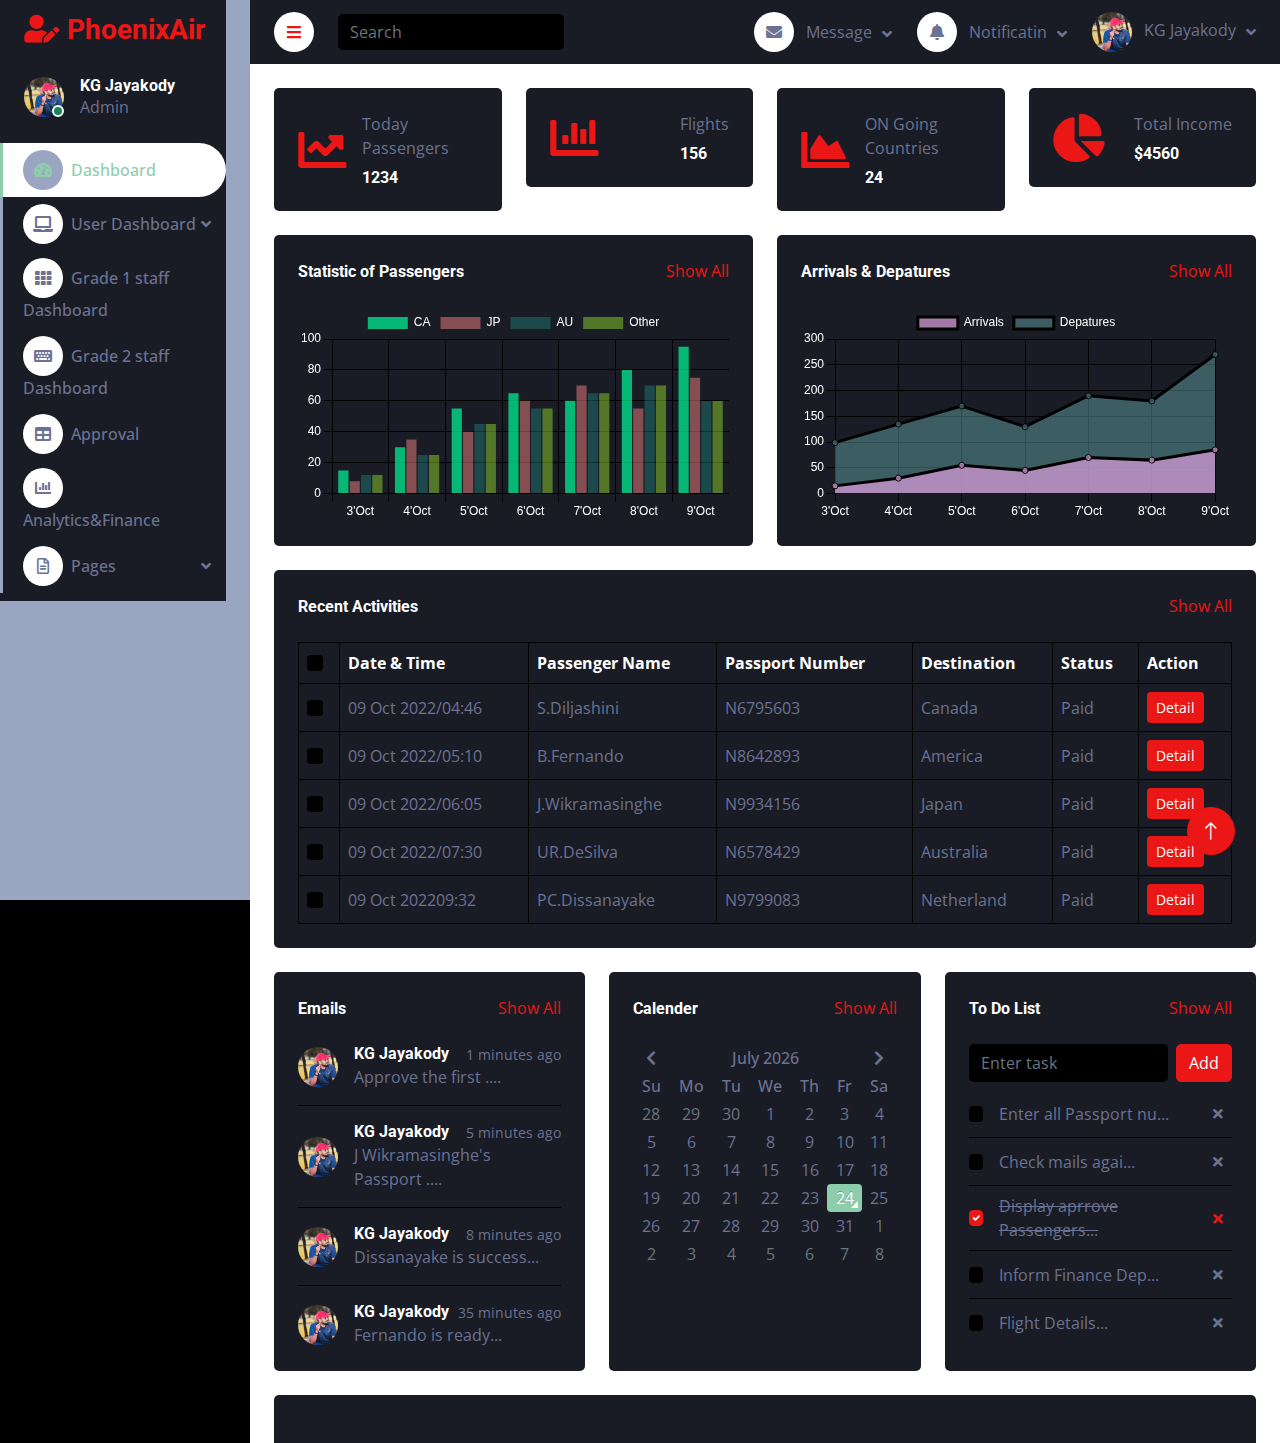
<file: AdminDashboard/index.html>
<!DOCTYPE html>
<html lang="en">

<head>
    <meta charset="utf-8">
    <title>DarkPan - Bootstrap 5 Admin Template</title>
    <meta content="width=device-width, initial-scale=1.0" name="viewport">
    <meta content="" name="keywords">
    <meta content="" name="description">

    <!-- Favicon -->
    <link href="img/favicon.ico" rel="icon">

    <!-- Google Web Fonts -->
    <link rel="preconnect" href="https://fonts.googleapis.com">
    <link rel="preconnect" href="https://fonts.gstatic.com" crossorigin>
    <link href="https://fonts.googleapis.com/css2?family=Open+Sans:wght@400;600&family=Roboto:wght@500;700&display=swap" rel="stylesheet"> 
    
    <!-- Icon Font Stylesheet -->
    <link href="https://cdnjs.cloudflare.com/ajax/libs/font-awesome/5.10.0/css/all.min.css" rel="stylesheet">
    <link href="https://cdn.jsdelivr.net/npm/bootstrap-icons@1.4.1/font/bootstrap-icons.css" rel="stylesheet">

    <!-- Libraries Stylesheet -->
    <link href="lib/owlcarousel/assets/owl.carousel.min.css" rel="stylesheet">
    <link href="lib/tempusdominus/css/tempusdominus-bootstrap-4.min.css" rel="stylesheet" />

    <!-- Customized Bootstrap Stylesheet -->
    <link href="css/bootstrap.min.css" rel="stylesheet">

    <!-- Template Stylesheet -->
    <link href="css/style.css" rel="stylesheet">
</head>

<body>
    <div class="container-fluid position-relative d-flex p-0">
        <!-- Spinner Start -->
        <div id="spinner" class="show bg-dark position-fixed translate-middle w-100 vh-100 top-50 start-50 d-flex align-items-center justify-content-center">
            <div class="spinner-border text-primary" style="width: 3rem; height: 3rem;" role="status">
                <span class="sr-only">Loading...</span>
            </div>
        </div>
        <!-- Spinner End -->


        <!-- Sidebar Start -->
        <div class="sidebar pe-4 pb-3">
            <nav class="navbar bg-secondary navbar-dark">
                <a href="index.html" class="navbar-brand mx-4 mb-3">
                    <h3 class="text-primary"><i class="fa fa-user-edit me-2"></i>PhoenixAir</h3>
                </a>
                <div class="d-flex align-items-center ms-4 mb-4">
                    <div class="position-relative">
                        <img class="rounded-circle" src="img/user.jpg" alt="" style="width: 40px; height: 40px;">
                        <div class="bg-success rounded-circle border border-2 border-white position-absolute end-0 bottom-0 p-1"></div>
                    </div>
                    <div class="ms-3">
                        <h6 class="mb-0">KG Jayakody</h6>
                        <span>Admin</span>
                    </div>
                </div>
                <div class="navbar-nav w-100">
                    <a href="index.html" class="nav-item nav-link active"><i class="fa fa-tachometer-alt me-2"></i>Dashboard</a>
                    <div class="nav-item dropdown">
                        <a href="#" class="nav-link dropdown-toggle" data-bs-toggle="dropdown"><i class="fa fa-laptop me-2"></i>User Dashboard</a>
                        <!--div class="dropdown-menu bg-transparent border-0">
                            <a href="button.html" class="dropdown-item">Buttons</a>
                            <a href="typography.html" class="dropdown-item">Typography</a>
                            <a href="element.html" class="dropdown-item">Other Elements</a>
                        </div-->
                    </div>
                    <a href="widget.html" class="nav-item nav-link"><i class="fa fa-th me-2"></i>Grade 1 staff Dashboard</a>
                    <a href="form.html" class="nav-item nav-link"><i class="fa fa-keyboard me-2"></i>Grade 2 staff Dashboard</a>
                    <a href="table.html" class="nav-item nav-link"><i class="fa fa-table me-2"></i>Approval</a>
                    <a href="chart.html" class="nav-item nav-link"><i class="fa fa-chart-bar me-2"></i>Analytics&Finance</a>
                    <div class="nav-item dropdown">
                        <a href="#" class="nav-link dropdown-toggle" data-bs-toggle="dropdown"><i class="far fa-file-alt me-2"></i>Pages</a>
                        <!--div class="dropdown-menu bg-transparent border-0">
                            <a href="signin.html" class="dropdown-item">Sign In</a>
                            <a href="signup.html" class="dropdown-item">Sign Up</a>
                            <a href="404.html" class="dropdown-item">404 Error</a>
                            <a href="blank.html" class="dropdown-item">Blank Page</a>
                        </div-->
                    </div>
                </div>
            </nav>
        </div>
        <!-- Sidebar End -->


        <!-- Content Start -->
        <div class="content">
            <!-- Navbar Start -->
            <nav class="navbar navbar-expand bg-secondary navbar-dark sticky-top px-4 py-0">
                <a href="index.html" class="navbar-brand d-flex d-lg-none me-4">
                    <h2 class="text-primary mb-0"><i class="fa fa-user-edit"></i></h2>
                </a>
                <a href="#" class="sidebar-toggler flex-shrink-0">
                    <i class="fa fa-bars"></i>
                </a>
                <form class="d-none d-md-flex ms-4">
                    <input class="form-control bg-dark border-0" type="search" placeholder="Search">
                </form>
                <div class="navbar-nav align-items-center ms-auto">
                    <div class="nav-item dropdown">
                        <a href="#" class="nav-link dropdown-toggle" data-bs-toggle="dropdown">
                            <i class="fa fa-envelope me-lg-2"></i>
                            <span class="d-none d-lg-inline-flex">Message</span>
                        </a>
                        <div class="dropdown-menu dropdown-menu-end bg-secondary border-0 rounded-0 rounded-bottom m-0">
                            <a href="#" class="dropdown-item">
                                <div class="d-flex align-items-center">
                                    <img class="rounded-circle" src="img/user.jpg" alt="" style="width: 40px; height: 40px;">
                                    <div class="ms-2">
                                        <h6 class="fw-normal mb-0">Jayakody send you a message</h6>
                                        <small>15 minutes ago</small>
                                    </div>
                                </div>
                            </a>
                            <hr class="dropdown-divider">
                            <a href="#" class="dropdown-item">
                                <div class="d-flex align-items-center">
                                    <img class="rounded-circle" src="img/user.jpg" alt="" style="width: 40px; height: 40px;">
                                    <div class="ms-2">
                                        <h6 class="fw-normal mb-0">Jayakody send you a message</h6>
                                        <small>15 minutes ago</small>
                                    </div>
                                </div>
                            </a>
                            <hr class="dropdown-divider">
                            <a href="#" class="dropdown-item">
                                <div class="d-flex align-items-center">
                                    <img class="rounded-circle" src="img/user.jpg" alt="" style="width: 40px; height: 40px;">
                                    <div class="ms-2">
                                        <h6 class="fw-normal mb-0">Jayakody send you a message</h6>
                                        <small>15 minutes ago</small>
                                    </div>
                                </div>
                            </a>
                            <hr class="dropdown-divider">
                            <a href="#" class="dropdown-item text-center">See all message</a>
                        </div>
                    </div>
                    <div class="nav-item dropdown">
                        <a href="#" class="nav-link dropdown-toggle" data-bs-toggle="dropdown">
                            <i class="fa fa-bell me-lg-2"></i>
                            <span class="d-none d-lg-inline-flex">Notificatin</span>
                        </a>
                        <div class="dropdown-menu dropdown-menu-end bg-secondary border-0 rounded-0 rounded-bottom m-0">
                            <a href="#" class="dropdown-item">
                                <h6 class="fw-normal mb-0">Profile updated</h6>
                                <small>15 minutes ago</small>
                            </a>
                            <hr class="dropdown-divider">
                            <a href="#" class="dropdown-item">
                                <h6 class="fw-normal mb-0">New user added</h6>
                                <small>15 minutes ago</small>
                            </a>
                            <hr class="dropdown-divider">
                            <a href="#" class="dropdown-item">
                                <h6 class="fw-normal mb-0">Password changed</h6>
                                <small>15 minutes ago</small>
                            </a>
                            <hr class="dropdown-divider">
                            <a href="#" class="dropdown-item text-center">See all notifications</a>
                        </div>
                    </div>
                    <div class="nav-item dropdown">
                        <a href="#" class="nav-link dropdown-toggle" data-bs-toggle="dropdown">
                            <img class="rounded-circle me-lg-2" src="img/user.jpg" alt="" style="width: 40px; height: 40px;">
                            <span class="d-none d-lg-inline-flex">KG Jayakody</span>
                        </a>
                        <div class="dropdown-menu dropdown-menu-end bg-secondary border-0 rounded-0 rounded-bottom m-0">
                            <a href="#" class="dropdown-item">My Profile</a>
                            <a href="#" class="dropdown-item">Settings</a>
                            <a href="#" class="dropdown-item">Log Out</a>
                        </div>
                    </div>
                </div>
            </nav>
            <!-- Navbar End -->


            <!-- Sale & Revenue Start -->
            <div class="container-fluid pt-4 px-4">
                <div class="row g-4">
                    <div class="col-sm-6 col-xl-3">
                        <div class="bg-secondary rounded d-flex align-items-center justify-content-between p-4">
                            <i class="fa fa-chart-line fa-3x text-primary"></i>
                            <div class="ms-3">
                                <p class="mb-2">Today Passengers</p>
                                <h6 class="mb-0">1234</h6>
                            </div>
                        </div>
                    </div>
                    <div class="col-sm-6 col-xl-3">
                        <div class="bg-secondary rounded d-flex align-items-center justify-content-between p-4">
                            <i class="fa fa-chart-bar fa-3x text-primary"></i>
                            <div class="ms-3">
                                <p class="mb-2">Flights</p>
                                <h6 class="mb-0">156</h6>
                            </div>
                        </div>
                    </div>
                    <div class="col-sm-6 col-xl-3">
                        <div class="bg-secondary rounded d-flex align-items-center justify-content-between p-4">
                            <i class="fa fa-chart-area fa-3x text-primary"></i>
                            <div class="ms-3">
                                <p class="mb-2">ON Going Countries</p>
                                <h6 class="mb-0">24</h6>
                            </div>
                        </div>
                    </div>
                    <div class="col-sm-6 col-xl-3">
                        <div class="bg-secondary rounded d-flex align-items-center justify-content-between p-4">
                            <i class="fa fa-chart-pie fa-3x text-primary"></i>
                            <div class="ms-3">
                                <p class="mb-2">Total Income</p>
                                <h6 class="mb-0">$4560</h6>
                            </div>
                        </div>
                    </div>
                </div>
            </div>
            <!-- Sale & Revenue End -->


            <!-- Sales Chart Start -->
            <div class="container-fluid pt-4 px-4">
                <div class="row g-4">
                    <div class="col-sm-12 col-xl-6">
                        <div class="bg-secondary text-center rounded p-4">
                            <div class="d-flex align-items-center justify-content-between mb-4">
                                <h6 class="mb-0">Statistic of Passengers</h6>
                                <a href="">Show All</a>
                            </div>
                            <canvas id="worldwide-sales"></canvas>
                        </div>
                    </div>
                    <div class="col-sm-12 col-xl-6">
                        <div class="bg-secondary text-center rounded p-4">
                            <div class="d-flex align-items-center justify-content-between mb-4">
                                <h6 class="mb-0">Arrivals & Depatures</h6>
                                <a href="">Show All</a>
                            </div>
                            <canvas id="salse-revenue"></canvas>
                        </div>
                    </div>
                </div>
            </div>
            <!-- Sales Chart End -->


            <!-- Recent Sales Start -->
            <div class="container-fluid pt-4 px-4">
                <div class="bg-secondary text-center rounded p-4">
                    <div class="d-flex align-items-center justify-content-between mb-4">
                        <h6 class="mb-0">Recent Activities</h6>
                        <a href="">Show All</a>
                    </div>
                    <div class="table-responsive">
                        <table class="table text-start align-middle table-bordered table-hover mb-0">
                            <thead>
                                <tr class="text-white">
                                    <th scope="col"><input class="form-check-input" type="checkbox"></th>
                                    <th scope="col">Date & Time</th>
                                    <th scope="col">Passenger Name </th>
                                    <th scope="col">Passport Number</th>
                                    <th scope="col">Destination</th>
                                    <th scope="col">Status</th>
                                    <th scope="col">Action</th>
                                </tr>
                            </thead>
                            <tbody>
                                <tr>
                                    <td><input class="form-check-input" type="checkbox"></td>
                                    <td>09 Oct 2022/04:46</td>
                                    <td>S.Diljashini</td>
                                    <td>N6795603</td>
                                    <td>Canada</td>
                                    <td>Paid</td>
                                    <td><a class="btn btn-sm btn-primary" href="">Detail</a></td>
                                </tr>
                                <tr>
                                    <td><input class="form-check-input" type="checkbox"></td>
                                    <td>09 Oct 2022/05:10</td>
                                    <td>B.Fernando</td>
                                    <td>N8642893</td>
                                    <td>America</td>
                                    <td>Paid</td>
                                    <td><a class="btn btn-sm btn-primary" href="">Detail</a></td>
                                </tr>
                                <tr>
                                    <td><input class="form-check-input" type="checkbox"></td>
                                    <td>09 Oct 2022/06:05</td>
                                    <td>J.Wikramasinghe</td>
                                    <td>N9934156</td>
                                    <td>Japan</td>
                                    <td>Paid</td>
                                    <td><a class="btn btn-sm btn-primary" href="">Detail</a></td>
                                </tr>
                                <tr>
                                    <td><input class="form-check-input" type="checkbox"></td>
                                    <td>09 Oct 2022/07:30</td>
                                    <td>UR.DeSilva</td>
                                    <td>N6578429</td>
                                    <td>Australia</td>
                                    <td>Paid</td>
                                    <td><a class="btn btn-sm btn-primary" href="">Detail</a></td>
                                </tr>
                                <tr>
                                    <td><input class="form-check-input" type="checkbox"></td>
                                    <td>09 Oct 202209:32</td>
                                    <td>PC.Dissanayake</td>
                                    <td>N9799083</td>
                                    <td>Netherland</td>
                                    <td>Paid</td>
                                    <td><a class="btn btn-sm btn-primary" href="">Detail</a></td>
                                </tr>
                            </tbody>
                        </table>
                    </div>
                </div>
            </div>
            <!-- Recent Sales End -->


            <!-- Widgets Start -->
            <div class="container-fluid pt-4 px-4">
                <div class="row g-4">
                    <div class="col-sm-12 col-md-6 col-xl-4">
                        <div class="h-100 bg-secondary rounded p-4">
                            <div class="d-flex align-items-center justify-content-between mb-2">
                                <h6 class="mb-0">Emails</h6>
                                <a href="">Show All</a>
                            </div>
                            <div class="d-flex align-items-center border-bottom py-3">
                                <img class="rounded-circle flex-shrink-0" src="img/user.jpg" alt="" style="width: 40px; height: 40px;">
                                <div class="w-100 ms-3">
                                    <div class="d-flex w-100 justify-content-between">
                                        <h6 class="mb-0">KG Jayakody</h6>
                                        <small>1 minutes ago</small>
                                    </div>
                                    <span>Approve the first ....</span>
                                </div>
                            </div>
                            <div class="d-flex align-items-center border-bottom py-3">
                                <img class="rounded-circle flex-shrink-0" src="img/user.jpg" alt="" style="width: 40px; height: 40px;">
                                <div class="w-100 ms-3">
                                    <div class="d-flex w-100 justify-content-between">
                                        <h6 class="mb-0">KG Jayakody</h6>
                                        <small>5 minutes ago</small>
                                    </div>
                                    <span>J Wikramasinghe's Passport ....</span>
                                </div>
                            </div>
                            <div class="d-flex align-items-center border-bottom py-3">
                                <img class="rounded-circle flex-shrink-0" src="img/user.jpg" alt="" style="width: 40px; height: 40px;">
                                <div class="w-100 ms-3">
                                    <div class="d-flex w-100 justify-content-between">
                                        <h6 class="mb-0">KG Jayakody</h6>
                                        <small>8 minutes ago</small>
                                    </div>
                                    <span>Dissanayake is success...</span>
                                </div>
                            </div>
                            <div class="d-flex align-items-center pt-3">
                                <img class="rounded-circle flex-shrink-0" src="img/user.jpg" alt="" style="width: 40px; height: 40px;">
                                <div class="w-100 ms-3">
                                    <div class="d-flex w-100 justify-content-between">
                                        <h6 class="mb-0">KG Jayakody</h6>
                                        <small>35 minutes ago</small>
                                    </div>
                                    <span>Fernando is ready...</span>
                                </div>
                            </div>
                        </div>
                    </div>
                    <div class="col-sm-12 col-md-6 col-xl-4">
                        <div class="h-100 bg-secondary rounded p-4">
                            <div class="d-flex align-items-center justify-content-between mb-4">
                                <h6 class="mb-0">Calender</h6>
                                <a href="">Show All</a>
                            </div>
                            <div id="calender"></div>
                        </div>
                    </div>
                    <div class="col-sm-12 col-md-6 col-xl-4">
                        <div class="h-100 bg-secondary rounded p-4">
                            <div class="d-flex align-items-center justify-content-between mb-4">
                                <h6 class="mb-0">To Do List</h6>
                                <a href="">Show All</a>
                            </div>
                            <div class="d-flex mb-2">
                                <input class="form-control bg-dark border-0" type="text" placeholder="Enter task">
                                <button type="button" class="btn btn-primary ms-2">Add</button>
                            </div>
                            <div class="d-flex align-items-center border-bottom py-2">
                                <input class="form-check-input m-0" type="checkbox">
                                <div class="w-100 ms-3">
                                    <div class="d-flex w-100 align-items-center justify-content-between">
                                        <span>Enter all Passport nu...</span>
                                        <button class="btn btn-sm"><i class="fa fa-times"></i></button>
                                    </div>
                                </div>
                            </div>
                            <div class="d-flex align-items-center border-bottom py-2">
                                <input class="form-check-input m-0" type="checkbox">
                                <div class="w-100 ms-3">
                                    <div class="d-flex w-100 align-items-center justify-content-between">
                                        <span>Check mails agai...</span>
                                        <button class="btn btn-sm"><i class="fa fa-times"></i></button>
                                    </div>
                                </div>
                            </div>
                            <div class="d-flex align-items-center border-bottom py-2">
                                <input class="form-check-input m-0" type="checkbox" checked>
                                <div class="w-100 ms-3">
                                    <div class="d-flex w-100 align-items-center justify-content-between">
                                        <span><del>Display aprrove Passengers...</del></span>
                                        <button class="btn btn-sm text-primary"><i class="fa fa-times"></i></button>
                                    </div>
                                </div>
                            </div>
                            <div class="d-flex align-items-center border-bottom py-2">
                                <input class="form-check-input m-0" type="checkbox">
                                <div class="w-100 ms-3">
                                    <div class="d-flex w-100 align-items-center justify-content-between">
                                        <span>Inform Finance Dep...</span>
                                        <button class="btn btn-sm"><i class="fa fa-times"></i></button>
                                    </div>
                                </div>
                            </div>
                            <div class="d-flex align-items-center pt-2">
                                <input class="form-check-input m-0" type="checkbox">
                                <div class="w-100 ms-3">
                                    <div class="d-flex w-100 align-items-center justify-content-between">
                                        <span>Flight Details...</span>
                                        <button class="btn btn-sm"><i class="fa fa-times"></i></button>
                                    </div>
                                </div>
                            </div>
                        </div>
                    </div>
                </div>
            </div>
            <!-- Widgets End -->


            <!-- Footer Start -->
            <div class="container-fluid pt-4 px-4">
                <div class="bg-secondary rounded-top p-4">
                    <div class="row">
                        <!--div class="col-12 col-sm-6 text-center text-sm-start">
                            &copy; <a href="#">Your Site Name</a>, All Right Reserved. 
                        </div-->
                        <!--div class="col-12 col-sm-6 text-center text-sm-end">
                            <!--/*** This template is free as long as you keep the footer author’s credit link/attribution link/backlink. If you'd like to use the template without the footer author’s credit link/attribution link/backlink, you can purchase the Credit Removal License from "https://htmlcodex.com/credit-removal". Thank you for your support. ***/-->
                            <!--Designed By <a href="https://htmlcodex.com">HTML Codex</a>
                            <br>Distributed By: <a href="https://themewagon.com" target="_blank">ThemeWagon</a>-->
                        </div>
                    </div>
                </div>
            </div>
            <!-- Footer End -->
        </div>
        <!-- Content End -->


        <!-- Back to Top -->
        <a href="#" class="btn btn-lg btn-primary btn-lg-square back-to-top"><i class="bi bi-arrow-up"></i></a>
    </div>

    <!-- JavaScript Libraries -->
    <script src="https://code.jquery.com/jquery-3.4.1.min.js"></script>
    <script src="https://cdn.jsdelivr.net/npm/bootstrap@5.0.0/dist/js/bootstrap.bundle.min.js"></script>
    <script src="lib/chart/chart.min.js"></script>
    <script src="lib/easing/easing.min.js"></script>
    <script src="lib/waypoints/waypoints.min.js"></script>
    <script src="lib/owlcarousel/owl.carousel.min.js"></script>
    <script src="lib/tempusdominus/js/moment.min.js"></script>
    <script src="lib/tempusdominus/js/moment-timezone.min.js"></script>
    <script src="lib/tempusdominus/js/tempusdominus-bootstrap-4.min.js"></script>

    <!-- Template Javascript -->
    <script src="js/main.js"></script>
</body>

</html>
</file>
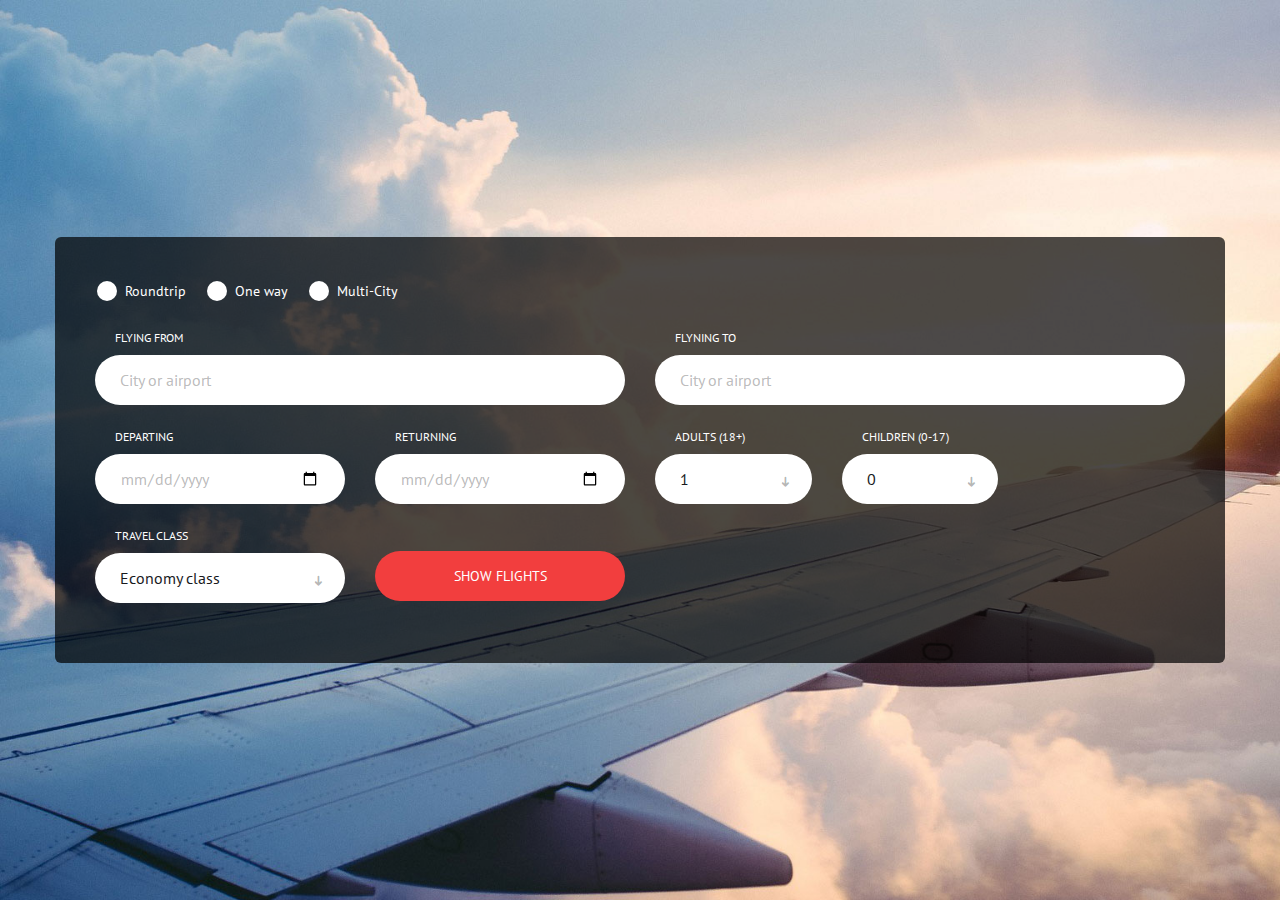
<file: booking/index.html>
<!DOCTYPE html>
<html lang="en">

<head>
	<meta charset="utf-8">
	<meta http-equiv="X-UA-Compatible" content="IE=edge">
	<meta name="viewport" content="width=device-width, initial-scale=1">
	<!-- The above 3 meta tags *must* come first in the head; any other head content must come *after* these tags -->

	<title>Booking</title>

	<!-- Google font -->
	<link href="https://fonts.googleapis.com/css?family=PT+Sans:400" rel="stylesheet">

	<!-- Bootstrap -->
	<link type="text/css" rel="stylesheet" href="css/bootstrap.min.css" />

	<!-- Custom stlylesheet -->
	<link type="text/css" rel="stylesheet" href="css/style.css" />

	<!-- HTML5 shim and Respond.js for IE8 support of HTML5 elements and media queries -->
	<!-- WARNING: Respond.js doesn't work if you view the page via file:// -->
	<!--[if lt IE 9]>
		  <script src="https://oss.maxcdn.com/html5shiv/3.7.3/html5shiv.min.js"></script>
		  <script src="https://oss.maxcdn.com/respond/1.4.2/respond.min.js"></script>
		<![endif]-->

</head>

<body>
	<div id="booking" class="section">
		<div class="section-center">
			<div class="container">
				<div class="row">
					<div class="booking-form">
						<form>
							<div class="form-group">
								<div class="form-checkbox">
									<label for="roundtrip">
										<input type="radio" id="roundtrip" name="flight-type">
										<span></span>Roundtrip
									</label>
									<label for="one-way">
										<input type="radio" id="one-way" name="flight-type">
										<span></span>One way
									</label>
									<label for="multi-city">
										<input type="radio" id="multi-city" name="flight-type">
										<span></span>Multi-City
									</label>
								</div>
							</div>
							<div class="row">
								<div class="col-md-6">
									<div class="form-group">
										<span class="form-label">Flying from</span>
										<input class="form-control" type="text" placeholder="City or airport">
									</div>
								</div>
								<div class="col-md-6">
									<div class="form-group">
										<span class="form-label">Flyning to</span>
										<input class="form-control" type="text" placeholder="City or airport">
									</div>
								</div>
							</div>
							<div class="row">
								<div class="col-md-3">
									<div class="form-group">
										<span class="form-label">Departing</span>
										<input class="form-control" type="date" required>
									</div>
								</div>
								<div class="col-md-3">
									<div class="form-group">
										<span class="form-label">Returning</span>
										<input class="form-control" type="date" required>
									</div>
								</div>
								<div class="col-md-2">
									<div class="form-group">
										<span class="form-label">Adults (18+)</span>
										<select class="form-control">
											<option>1</option>
											<option>2</option>
											<option>3</option>
										</select>
										<span class="select-arrow"></span>
									</div>
								</div>
								<div class="col-md-2">
									<div class="form-group">
										<span class="form-label">Children (0-17)</span>
										<select class="form-control">
											<option>0</option>
											<option>1</option>
											<option>2</option>
										</select>
										<span class="select-arrow"></span>
									</div>
								</div>
							</div>
							<div class="row">
								<div class="col-md-3">
									<div class="form-group">
										<span class="form-label">Travel class</span>
										<select class="form-control">
											<option>Economy class</option>
											<option>Business class</option>
											<option>First class</option>
										</select>
										<span class="select-arrow"></span>
									</div>
								</div>
								<div class="col-md-3">
									<div class="form-btn">
										<button class="submit-btn">Show flights</button>
									</div>
								</div>
							</div>
						</form>
					</div>
				</div>
			</div>
		</div>
	</div>
</body><!-- This templates was made by Colorlib (https://colorlib.com) -->

</html>
</file>
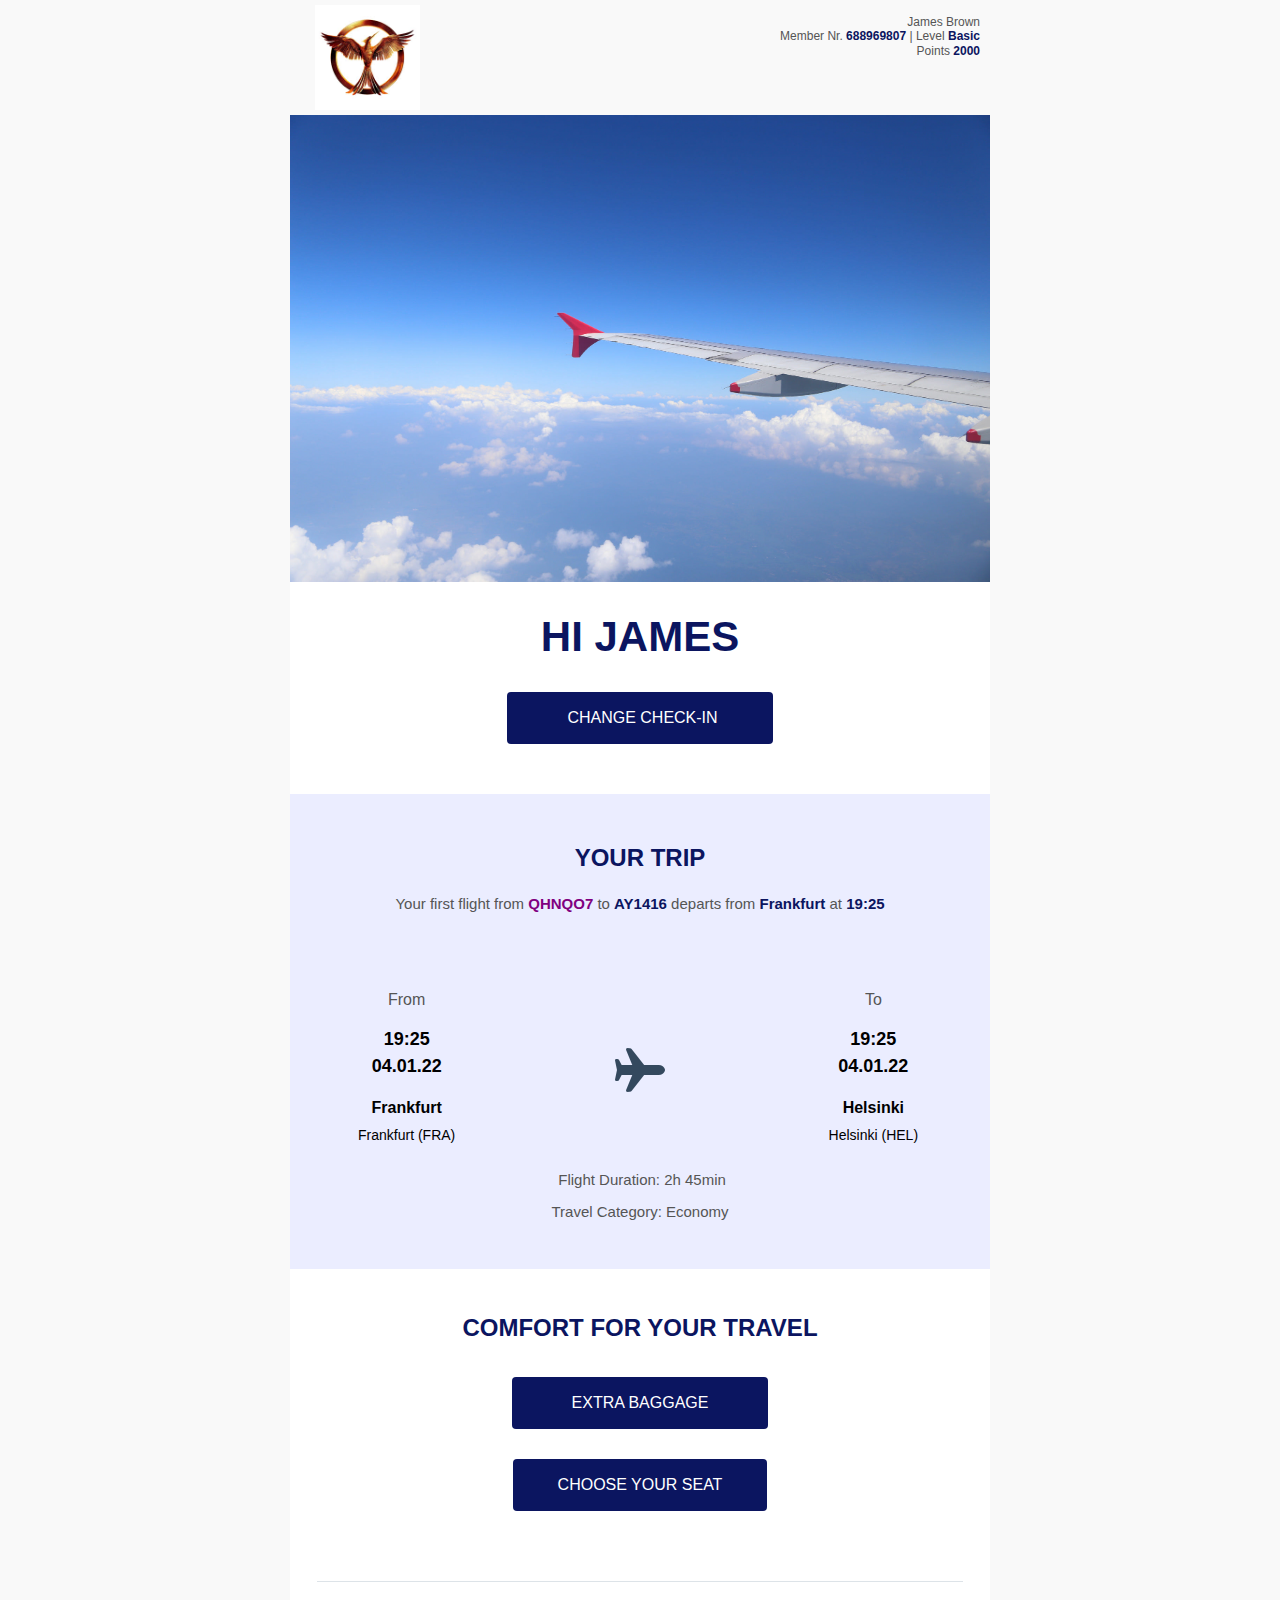
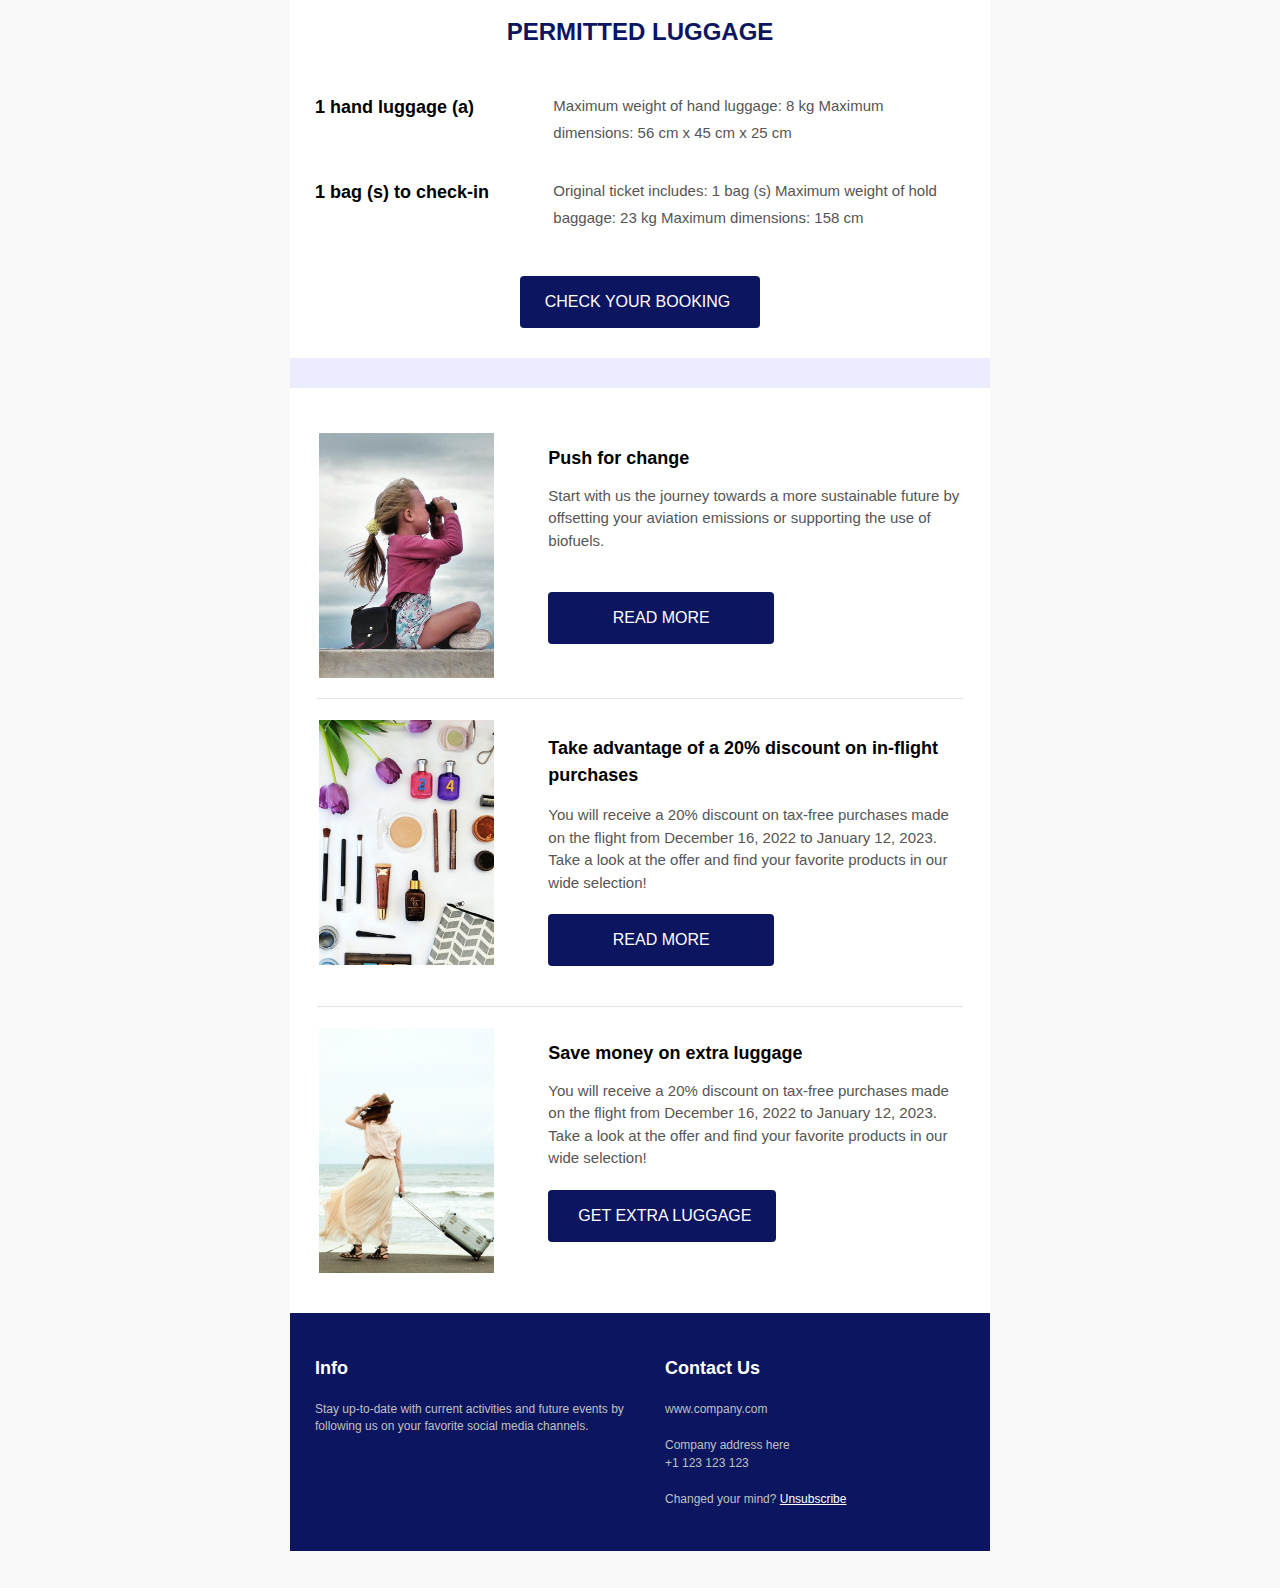
<file: Ticket details/index.html>
<!DOCTYPE html>

<html lang="en" xmlns:o="urn:schemas-microsoft-com:office:office" xmlns:v="urn:schemas-microsoft-com:vml">
<head>
<title></title>
<meta content="text/html; charset=utf-8" http-equiv="Content-Type"/>
<meta content="width=device-width, initial-scale=1.0" name="viewport"/>
<!--[if mso]><xml><o:OfficeDocumentSettings><o:PixelsPerInch>96</o:PixelsPerInch><o:AllowPNG/></o:OfficeDocumentSettings></xml><![endif]-->
<style>
		* {
			box-sizing: border-box;
		}

		body {
			margin: 0;
			padding: 0;
		}

		a[x-apple-data-detectors] {
			color: inherit !important;
			text-decoration: inherit !important;
		}

		#MessageViewBody a {
			color: inherit;
			text-decoration: none;
		}

		p {
			line-height: inherit
		}

		.desktop_hide,
		.desktop_hide table {
			mso-hide: all;
			display: none;
			max-height: 0px;
			overflow: hidden;
		}

		@media (max-width:720px) {

			.desktop_hide table.icons-inner,
			.social_block.desktop_hide .social-table {
				display: inline-block !important;
			}

			.icons-inner {
				text-align: center;
			}

			.icons-inner td {
				margin: 0 auto;
			}

			.fullMobileWidth,
			.image_block img.big,
			.row-content {
				width: 100% !important;
			}

			.mobile_hide {
				display: none;
			}

			.stack .column {
				width: 100%;
				display: block;
			}

			.mobile_hide {
				min-height: 0;
				max-height: 0;
				max-width: 0;
				overflow: hidden;
				font-size: 0px;
			}

			.desktop_hide,
			.desktop_hide table {
				display: table !important;
				max-height: none !important;
			}
		}
	</style>
</head>
<body style="background-color: #f9f9f9; margin: 0; padding: 0; -webkit-text-size-adjust: none; text-size-adjust: none;">
<table border="0" cellpadding="0" cellspacing="0" class="nl-container" role="presentation" style="mso-table-lspace: 0pt; mso-table-rspace: 0pt; background-color: #f9f9f9;" width="100%">
<tbody>
<tr>
<td>
<table align="center" border="0" cellpadding="0" cellspacing="0" class="row row-1" role="presentation" style="mso-table-lspace: 0pt; mso-table-rspace: 0pt;" width="100%">
<tbody>
<tr>
<td>
<table align="center" border="0" cellpadding="0" cellspacing="0" class="row-content" role="presentation" style="mso-table-lspace: 0pt; mso-table-rspace: 0pt; color: #000000; width: 700px;" width="700">
<tbody>
<tr>
<td class="column column-1" style="mso-table-lspace: 0pt; mso-table-rspace: 0pt; font-weight: 400; text-align: left; vertical-align: top; border-top: 0px; border-right: 0px; border-bottom: 0px; border-left: 0px;" width="50%">
<table border="0" cellpadding="0" cellspacing="0" class="image_block block-2" role="presentation" style="mso-table-lspace: 0pt; mso-table-rspace: 0pt;" width="100%">
<tr>
<td class="pad" style="padding-left:25px;width:100%;padding-right:0px;padding-top:5px;padding-bottom:5px;">
<div align="left" class="alignment" style="line-height:10px"><img alt="Alternate text" src="images/logo.jpeg" style="display: block; height: auto; border: 0; width: 105px; max-width: 100%;" title="Alternate text" width="105"/></div>
</td>
</tr>
</table>
</td>
<td class="column column-2" style="mso-table-lspace: 0pt; mso-table-rspace: 0pt; font-weight: 400; text-align: left; vertical-align: top; border-top: 0px; border-right: 0px; border-bottom: 0px; border-left: 0px;" width="50%">
<table border="0" cellpadding="0" cellspacing="0" class="text_block block-2" role="presentation" style="mso-table-lspace: 0pt; mso-table-rspace: 0pt; word-break: break-word;" width="100%">
<tr>
<td class="pad" style="padding-bottom:15px;padding-left:10px;padding-right:10px;padding-top:15px;">
<div style="font-family: sans-serif">
<div class="" style="font-size: 12px; mso-line-height-alt: 14.399999999999999px; color: #555555; line-height: 1.2; font-family: Montserrat, Trebuchet MS, Lucida Grande, Lucida Sans Unicode, Lucida Sans, Tahoma, sans-serif;">
<p style="margin: 0; text-align: right; mso-line-height-alt: 14.399999999999999px;">James Brown</p>
<p style="margin: 0; text-align: right; mso-line-height-alt: 14.399999999999999px;">Member Nr. <span style="color:#0b1560;"><strong>688969807</strong></span> | Level <span style="color:#0b1560;"><strong>Basic</strong></span></p>
<p style="margin: 0; text-align: right; mso-line-height-alt: 14.399999999999999px;">Points <strong><span style="color:#0b1560;">2000</span></strong></p>
</div>
</div>
</td>
</tr>
</table>
</td>
</tr>
</tbody>
</table>
</td>
</tr>
</tbody>
</table>
<table align="center" border="0" cellpadding="0" cellspacing="0" class="row row-2" role="presentation" style="mso-table-lspace: 0pt; mso-table-rspace: 0pt;" width="100%">
<tbody>
<tr>
<td>
<table align="center" border="0" cellpadding="0" cellspacing="0" class="row-content stack" role="presentation" style="mso-table-lspace: 0pt; mso-table-rspace: 0pt; background-color: #ffffff; color: #000000; width: 700px;" width="700">
<tbody>
<tr>
<td class="column column-1" style="mso-table-lspace: 0pt; mso-table-rspace: 0pt; font-weight: 400; text-align: left; vertical-align: top; padding-top: 0px; padding-bottom: 0px; border-top: 0px; border-right: 0px; border-bottom: 0px; border-left: 0px;" width="100%">
<table border="0" cellpadding="0" cellspacing="0" class="image_block block-1" role="presentation" style="mso-table-lspace: 0pt; mso-table-rspace: 0pt;" width="100%">
<tr>
<td class="pad" style="width:100%;padding-right:0px;padding-left:0px;">
<div align="center" class="alignment" style="line-height:10px"><img alt="Alternate text" class="big" src="images/air background.jpg" style="display: block; height: auto; border: 0; width: 700px; max-width: 100%;" title="Alternate text" width="700"/></div>
</td>
</tr>
</table>
</td>
</tr>
</tbody>
</table>
</td>
</tr>
</tbody>
</table>
<table align="center" border="0" cellpadding="0" cellspacing="0" class="row row-3" role="presentation" style="mso-table-lspace: 0pt; mso-table-rspace: 0pt;" width="100%">
<tbody>
<tr>
<td>
<table align="center" border="0" cellpadding="0" cellspacing="0" class="row-content stack" role="presentation" style="mso-table-lspace: 0pt; mso-table-rspace: 0pt; background-color: #ffffff; color: #000000; width: 700px;" width="700">
<tbody>
<tr>
<td class="column column-1" style="mso-table-lspace: 0pt; mso-table-rspace: 0pt; font-weight: 400; text-align: left; vertical-align: top; padding-top: 5px; padding-bottom: 5px; border-top: 0px; border-right: 0px; border-bottom: 0px; border-left: 0px;" width="100%">
<table border="0" cellpadding="0" cellspacing="0" class="text_block block-1" role="presentation" style="mso-table-lspace: 0pt; mso-table-rspace: 0pt; word-break: break-word;" width="100%">
<tr>
<td class="pad" style="padding-bottom:20px;padding-left:10px;padding-right:10px;padding-top:25px;">
<div style="font-family: sans-serif">
<div class="" style="font-size: 12px; font-family: Montserrat, Trebuchet MS, Lucida Grande, Lucida Sans Unicode, Lucida Sans, Tahoma, sans-serif; mso-line-height-alt: 14.399999999999999px; color: #0b1560; line-height: 1.2;">
<p style="margin: 0; font-size: 16px; text-align: center; mso-line-height-alt: 19.2px;"><span style="font-size:42px;"><strong>HI JAMES</strong></span></p>
</div>
</div>
</td>
</tr>
<table border="0" cellpadding="0" cellspacing="0" class="button_block block-3" role="presentation" style="mso-table-lspace: 0pt; mso-table-rspace: 0pt;" width="100%">
<tr>
<td class="pad" style="padding-bottom:45px;padding-left:10px;padding-right:10px;padding-top:10px;text-align:center;">
<div align="center" class="alignment">
<!--[if mso]><v:roundrect xmlns:v="urn:schemas-microsoft-com:vml" xmlns:w="urn:schemas-microsoft-com:office:word" href="#" style="height:52px;width:246px;v-text-anchor:middle;" arcsize="8%" stroke="false" fillcolor="#0b1560"><w:anchorlock/><v:textbox inset="5px,0px,0px,0px"><center style="color:#ffffff; font-family:Tahoma, sans-serif; font-size:16px"><![endif]--><a href="#" style="text-decoration:none;display:inline-block;color:#ffffff;background-color:#0b1560;border-radius:4px;width:auto;border-top:0px solid transparent;font-weight:undefined;border-right:0px solid transparent;border-bottom:0px solid transparent;border-left:0px solid transparent;padding-top:10px;padding-bottom:10px;font-family:Montserrat, Trebuchet MS, Lucida Grande, Lucida Sans Unicode, Lucida Sans, Tahoma, sans-serif;text-align:center;mso-border-alt:none;word-break:keep-all;" target="_blank"><span style="padding-left:60px;padding-right:55px;font-size:16px;display:inline-block;letter-spacing:normal;"><span style="margin: 0; word-break: break-word; line-height: 32px;">CHANGE CHECK-IN</span></span></a>
<!--[if mso]></center></v:textbox></v:roundrect><![endif]-->
</div>
</td>
</tr>
</table>
</td>
</tr>
</tbody>
</table>
</td>
</tr>
</tbody>
</table>
<table align="center" border="0" cellpadding="0" cellspacing="0" class="row row-4" role="presentation" style="mso-table-lspace: 0pt; mso-table-rspace: 0pt;" width="100%">
<tbody>
<tr>
<td>
<table align="center" border="0" cellpadding="0" cellspacing="0" class="row-content stack" role="presentation" style="mso-table-lspace: 0pt; mso-table-rspace: 0pt; background-color: #ebedff; color: #000000; width: 700px;" width="700">
<tbody>
<tr>
<td class="column column-1" style="mso-table-lspace: 0pt; mso-table-rspace: 0pt; font-weight: 400; text-align: left; vertical-align: top; padding-top: 5px; padding-bottom: 5px; border-top: 0px; border-right: 0px; border-bottom: 0px; border-left: 0px;" width="100%">
<table border="0" cellpadding="0" cellspacing="0" class="text_block block-2" role="presentation" style="mso-table-lspace: 0pt; mso-table-rspace: 0pt; word-break: break-word;" width="100%">
<tr>
<td class="pad" style="padding-bottom:10px;padding-left:10px;padding-right:10px;padding-top:45px;">
<div style="font-family: sans-serif">
<div class="" style="font-size: 12px; mso-line-height-alt: 14.399999999999999px; color: #0b1560; line-height: 1.2; font-family: Montserrat, Trebuchet MS, Lucida Grande, Lucida Sans Unicode, Lucida Sans, Tahoma, sans-serif;">
<p style="margin: 0; font-size: 14px; text-align: center; mso-line-height-alt: 16.8px;"><span style="font-size:24px;"><strong>YOUR TRIP</strong></span></p>
</div>
</div>
</td>
</tr>
</table>
<table border="0" cellpadding="0" cellspacing="0" class="text_block block-3" role="presentation" style="mso-table-lspace: 0pt; mso-table-rspace: 0pt; word-break: break-word;" width="100%">
<tr>
<td class="pad" style="padding-bottom:55px;padding-left:30px;padding-right:30px;padding-top:10px;">
<div style="font-family: sans-serif">
<div class="" style="font-size: 12px; font-family: Montserrat, Trebuchet MS, Lucida Grande, Lucida Sans Unicode, Lucida Sans, Tahoma, sans-serif; mso-line-height-alt: 18px; color: #555555; line-height: 1.5;">
<p style="margin: 0; font-size: 14px; text-align: center; mso-line-height-alt: 22.5px;"><span style="font-size:15px;">Your first flight from <span style="color:#800080;"><strong>QHNQO7</strong></span> to <span style="color:#0b1560;"><strong>AY1416</strong></span> departs from <span style="color:#0b1560;"><strong>Frankfurt</strong></span> at <span style="color:#0b1560;"><strong>19:25</strong></span></span></p>
</div>
</div>
</td>
</tr>
</table>
</td>
</tr>
</tbody>
</table>
</td>
</tr>
</tbody>
</table>
<table align="center" border="0" cellpadding="0" cellspacing="0" class="row row-5" role="presentation" style="mso-table-lspace: 0pt; mso-table-rspace: 0pt;" width="100%">
<tbody>
<tr>
<td>
<table align="center" border="0" cellpadding="0" cellspacing="0" class="row-content" role="presentation" style="mso-table-lspace: 0pt; mso-table-rspace: 0pt; background-color: #ebedff; color: #000000; width: 700px;" width="700">
<tbody>
<tr>
<td class="column column-1" style="mso-table-lspace: 0pt; mso-table-rspace: 0pt; font-weight: 400; text-align: left; vertical-align: top; border-top: 0px; border-right: 0px; border-bottom: 0px; border-left: 0px;" width="33.333333333333336%">
<table border="0" cellpadding="0" cellspacing="0" class="text_block block-2" role="presentation" style="mso-table-lspace: 0pt; mso-table-rspace: 0pt; word-break: break-word;" width="100%">
<tr>
<td class="pad" style="padding-bottom:10px;padding-left:10px;padding-right:10px;padding-top:15px;">
<div style="font-family: sans-serif">
<div class="" style="font-size: 12px; mso-line-height-alt: 14.399999999999999px; color: #555555; line-height: 1.2; font-family: Montserrat, Trebuchet MS, Lucida Grande, Lucida Sans Unicode, Lucida Sans, Tahoma, sans-serif;">
<p style="margin: 0; font-size: 14px; text-align: center; mso-line-height-alt: 16.8px;"><span style="font-size:16px;">From</span></p>
</div>
</div>
</td>
</tr>
</table>
<table border="0" cellpadding="0" cellspacing="0" class="text_block block-3" role="presentation" style="mso-table-lspace: 0pt; mso-table-rspace: 0pt; word-break: break-word;" width="100%">
<tr>
<td class="pad" style="padding-left:10px;padding-right:10px;padding-top:10px;">
<div style="font-family: sans-serif">
<div class="" style="font-size: 12px; mso-line-height-alt: 14.399999999999999px; color: #555555; line-height: 1.2; font-family: Montserrat, Trebuchet MS, Lucida Grande, Lucida Sans Unicode, Lucida Sans, Tahoma, sans-serif;">
<p style="margin: 0; font-size: 14px; text-align: center; mso-line-height-alt: 16.8px;"><span style="color:#000000;"><strong><span style="font-size:18px;">19:25</span></strong></span></p>
</div>
</div>
</td>
</tr>
</table>
<table border="0" cellpadding="0" cellspacing="0" class="text_block block-4" role="presentation" style="mso-table-lspace: 0pt; mso-table-rspace: 0pt; word-break: break-word;" width="100%">
<tr>
<td class="pad" style="padding-bottom:5px;padding-left:10px;padding-right:10px;padding-top:5px;">
<div style="font-family: sans-serif">
<div class="" style="font-size: 12px; mso-line-height-alt: 14.399999999999999px; color: #555555; line-height: 1.2; font-family: Montserrat, Trebuchet MS, Lucida Grande, Lucida Sans Unicode, Lucida Sans, Tahoma, sans-serif;">
<p style="margin: 0; font-size: 14px; text-align: center; mso-line-height-alt: 16.8px;"><span style="color:#000000;"><strong><span style="font-size:18px;">04.01.22</span></strong></span></p>
</div>
</div>
</td>
</tr>
</table>
<table border="0" cellpadding="0" cellspacing="0" class="text_block block-5" role="presentation" style="mso-table-lspace: 0pt; mso-table-rspace: 0pt; word-break: break-word;" width="100%">
<tr>
<td class="pad" style="padding-bottom:5px;padding-left:10px;padding-right:10px;padding-top:15px;">
<div style="font-family: sans-serif">
<div class="" style="font-size: 12px; mso-line-height-alt: 14.399999999999999px; color: #555555; line-height: 1.2; font-family: Montserrat, Trebuchet MS, Lucida Grande, Lucida Sans Unicode, Lucida Sans, Tahoma, sans-serif;">
<p style="margin: 0; font-size: 14px; text-align: center; mso-line-height-alt: 16.8px;"><span style="color:#000000;font-size:16px;"><strong><span style="">Frankfurt</span></strong></span></p>
</div>
</div>
</td>
</tr>
</table>
<table border="0" cellpadding="0" cellspacing="0" class="text_block block-6" role="presentation" style="mso-table-lspace: 0pt; mso-table-rspace: 0pt; word-break: break-word;" width="100%">
<tr>
<td class="pad" style="padding-bottom:10px;padding-left:10px;padding-right:10px;padding-top:5px;">
<div style="font-family: sans-serif">
<div class="" style="font-size: 12px; mso-line-height-alt: 14.399999999999999px; color: #555555; line-height: 1.2; font-family: Montserrat, Trebuchet MS, Lucida Grande, Lucida Sans Unicode, Lucida Sans, Tahoma, sans-serif;">
<p style="margin: 0; font-size: 14px; text-align: center; mso-line-height-alt: 16.8px;"><span style="color:#000000;font-size:14px;"><span style="">Frankfurt (FRA)</span></span></p>
</div>
</div>
</td>
</tr>
</table>
</td>
<td class="column column-2" style="mso-table-lspace: 0pt; mso-table-rspace: 0pt; font-weight: 400; text-align: left; vertical-align: top; border-top: 0px; border-right: 0px; border-bottom: 0px; border-left: 0px;" width="33.333333333333336%">
<div class="spacer_block" style="height:35px;line-height:30px;font-size:1px;"> </div>
<div class="spacer_block mobile_hide" style="height:35px;line-height:35px;font-size:1px;"> </div>
<table border="0" cellpadding="0" cellspacing="0" class="image_block block-4" role="presentation" style="mso-table-lspace: 0pt; mso-table-rspace: 0pt;" width="100%">
<tr>
<td class="pad" style="width:100%;padding-right:0px;padding-left:0px;padding-bottom:40px;">
<div align="center" class="alignment" style="line-height:10px"><img alt="Alternate text" src="images/icons8-airplane-mode-on-50_1_.png" style="display: block; height: auto; border: 0; width: 50px; max-width: 100%;" title="Alternate text" width="50"/></div>
</td>
</tr>
</table>
</td>
<td class="column column-3" style="mso-table-lspace: 0pt; mso-table-rspace: 0pt; font-weight: 400; text-align: left; vertical-align: top; border-top: 0px; border-right: 0px; border-bottom: 0px; border-left: 0px;" width="33.333333333333336%">
<table border="0" cellpadding="0" cellspacing="0" class="text_block block-2" role="presentation" style="mso-table-lspace: 0pt; mso-table-rspace: 0pt; word-break: break-word;" width="100%">
<tr>
<td class="pad" style="padding-bottom:10px;padding-left:10px;padding-right:10px;padding-top:15px;">
<div style="font-family: sans-serif">
<div class="" style="font-size: 12px; mso-line-height-alt: 14.399999999999999px; color: #555555; line-height: 1.2; font-family: Montserrat, Trebuchet MS, Lucida Grande, Lucida Sans Unicode, Lucida Sans, Tahoma, sans-serif;">
<p style="margin: 0; font-size: 14px; text-align: center; mso-line-height-alt: 16.8px;"><span style="font-size:16px;">To</span></p>
</div>
</div>
</td>
</tr>
</table>
<table border="0" cellpadding="0" cellspacing="0" class="text_block block-3" role="presentation" style="mso-table-lspace: 0pt; mso-table-rspace: 0pt; word-break: break-word;" width="100%">
<tr>
<td class="pad" style="padding-left:10px;padding-right:10px;padding-top:10px;">
<div style="font-family: sans-serif">
<div class="" style="font-size: 12px; mso-line-height-alt: 14.399999999999999px; color: #555555; line-height: 1.2; font-family: Montserrat, Trebuchet MS, Lucida Grande, Lucida Sans Unicode, Lucida Sans, Tahoma, sans-serif;">
<p style="margin: 0; font-size: 14px; text-align: center; mso-line-height-alt: 16.8px;"><span style="color:#000000;"><strong><span style="font-size:18px;">19:25</span></strong></span></p>
</div>
</div>
</td>
</tr>
</table>
<table border="0" cellpadding="0" cellspacing="0" class="text_block block-4" role="presentation" style="mso-table-lspace: 0pt; mso-table-rspace: 0pt; word-break: break-word;" width="100%">
<tr>
<td class="pad" style="padding-bottom:5px;padding-left:10px;padding-right:10px;padding-top:5px;">
<div style="font-family: sans-serif">
<div class="" style="font-size: 12px; mso-line-height-alt: 14.399999999999999px; color: #555555; line-height: 1.2; font-family: Montserrat, Trebuchet MS, Lucida Grande, Lucida Sans Unicode, Lucida Sans, Tahoma, sans-serif;">
<p style="margin: 0; font-size: 14px; text-align: center; mso-line-height-alt: 16.8px;"><span style="color:#000000;"><strong><span style="font-size:18px;">04.01.22</span></strong></span></p>
</div>
</div>
</td>
</tr>
</table>
<table border="0" cellpadding="0" cellspacing="0" class="text_block block-5" role="presentation" style="mso-table-lspace: 0pt; mso-table-rspace: 0pt; word-break: break-word;" width="100%">
<tr>
<td class="pad" style="padding-bottom:5px;padding-left:10px;padding-right:10px;padding-top:15px;">
<div style="font-family: sans-serif">
<div class="" style="font-size: 12px; mso-line-height-alt: 14.399999999999999px; color: #555555; line-height: 1.2; font-family: Montserrat, Trebuchet MS, Lucida Grande, Lucida Sans Unicode, Lucida Sans, Tahoma, sans-serif;">
<p style="margin: 0; font-size: 14px; text-align: center; mso-line-height-alt: 16.8px;"><span style="color:#000000;font-size:16px;"><strong><span style="">Helsinki</span></strong></span></p>
</div>
</div>
</td>
</tr>
</table>
<table border="0" cellpadding="0" cellspacing="0" class="text_block block-6" role="presentation" style="mso-table-lspace: 0pt; mso-table-rspace: 0pt; word-break: break-word;" width="100%">
<tr>
<td class="pad" style="padding-bottom:10px;padding-left:10px;padding-right:10px;padding-top:5px;">
<div style="font-family: sans-serif">
<div class="" style="font-size: 12px; mso-line-height-alt: 14.399999999999999px; color: #555555; line-height: 1.2; font-family: Montserrat, Trebuchet MS, Lucida Grande, Lucida Sans Unicode, Lucida Sans, Tahoma, sans-serif;">
<p style="margin: 0; font-size: 14px; text-align: center; mso-line-height-alt: 16.8px;"><span style="color:#000000;font-size:14px;"><span style="">Helsinki (HEL)</span></span></p>
</div>
</div>
</td>
</tr>
</table>
</td>
</tr>
</tbody>
</table>
</td>
</tr>
</tbody>
</table>
<table align="center" border="0" cellpadding="0" cellspacing="0" class="row row-6" role="presentation" style="mso-table-lspace: 0pt; mso-table-rspace: 0pt;" width="100%">
<tbody>
<tr>
<td>
<table align="center" border="0" cellpadding="0" cellspacing="0" class="row-content stack" role="presentation" style="mso-table-lspace: 0pt; mso-table-rspace: 0pt; background-color: #ebedff; color: #000000; width: 700px;" width="700">
<tbody>
<tr>
<td class="column column-1" style="mso-table-lspace: 0pt; mso-table-rspace: 0pt; font-weight: 400; text-align: left; vertical-align: top; padding-top: 5px; padding-bottom: 5px; border-top: 0px; border-right: 0px; border-bottom: 0px; border-left: 0px;" width="100%">
<table border="0" cellpadding="0" cellspacing="0" class="text_block block-1" role="presentation" style="mso-table-lspace: 0pt; mso-table-rspace: 0pt; word-break: break-word;" width="100%">
<tr>
<td class="pad" style="padding-bottom:5px;padding-left:30px;padding-right:30px;padding-top:10px;">
<div style="font-family: sans-serif">
<div class="" style="font-size: 12px; font-family: Montserrat, Trebuchet MS, Lucida Grande, Lucida Sans Unicode, Lucida Sans, Tahoma, sans-serif; mso-line-height-alt: 18px; color: #555555; line-height: 1.5;">
<p style="margin: 0; font-size: 14px; text-align: center; mso-line-height-alt: 22.5px;"><span style="font-size:15px;"> Flight Duration: 2h 45min</span></p>
</div>
</div>
</td>
</tr>
</table>
<table border="0" cellpadding="0" cellspacing="0" class="text_block block-2" role="presentation" style="mso-table-lspace: 0pt; mso-table-rspace: 0pt; word-break: break-word;" width="100%">
<tr>
<td class="pad" style="padding-bottom:40px;padding-left:30px;padding-right:30px;padding-top:5px;">
<div style="font-family: sans-serif">
<div class="" style="font-size: 12px; font-family: Montserrat, Trebuchet MS, Lucida Grande, Lucida Sans Unicode, Lucida Sans, Tahoma, sans-serif; mso-line-height-alt: 18px; color: #555555; line-height: 1.5;">
<p style="margin: 0; font-size: 14px; text-align: center; mso-line-height-alt: 22.5px;"><span style="font-size:15px;">Travel Category: Economy</span></p>
</div>
</div>
</td>
</tr>
</table>
</td>
</tr>
</tbody>
</table>
</td>
</tr>
</tbody>
</table>
<table align="center" border="0" cellpadding="0" cellspacing="0" class="row row-7" role="presentation" style="mso-table-lspace: 0pt; mso-table-rspace: 0pt;" width="100%">
<tbody>
<tr>
<td>
<table align="center" border="0" cellpadding="0" cellspacing="0" class="row-content stack" role="presentation" style="mso-table-lspace: 0pt; mso-table-rspace: 0pt; background-color: #ffffff; color: #000000; width: 700px;" width="700">
<tbody>
<tr>
<td class="column column-1" style="mso-table-lspace: 0pt; mso-table-rspace: 0pt; font-weight: 400; text-align: left; vertical-align: top; padding-top: 5px; padding-bottom: 5px; border-top: 0px; border-right: 0px; border-bottom: 0px; border-left: 0px;" width="100%">
<table border="0" cellpadding="0" cellspacing="0" class="text_block block-2" role="presentation" style="mso-table-lspace: 0pt; mso-table-rspace: 0pt; word-break: break-word;" width="100%">
<tr>
<td class="pad" style="padding-bottom:25px;padding-left:10px;padding-right:10px;padding-top:40px;">
<div style="font-family: sans-serif">
<div class="" style="font-size: 12px; mso-line-height-alt: 14.399999999999999px; color: #0b1560; line-height: 1.2; font-family: Montserrat, Trebuchet MS, Lucida Grande, Lucida Sans Unicode, Lucida Sans, Tahoma, sans-serif;">
<p style="margin: 0; font-size: 14px; text-align: center; mso-line-height-alt: 16.8px;"><span style="font-size:24px;"><strong>COMFORT FOR YOUR TRAVEL</strong></span></p>
</div>
</div>
</td>
</tr>
</table>
<table border="0" cellpadding="0" cellspacing="0" class="button_block block-3" role="presentation" style="mso-table-lspace: 0pt; mso-table-rspace: 0pt;" width="100%">
<tr>
<td class="pad" style="padding-bottom:20px;padding-left:10px;padding-right:10px;padding-top:10px;text-align:center;">
<div align="center" class="alignment">
<!--[if mso]><v:roundrect xmlns:v="urn:schemas-microsoft-com:vml" xmlns:w="urn:schemas-microsoft-com:office:word" href="#" style="height:52px;width:238px;v-text-anchor:middle;" arcsize="8%" stroke="false" fillcolor="#0b1560"><w:anchorlock/><v:textbox inset="0px,0px,0px,0px"><center style="color:#ffffff; font-family:Tahoma, sans-serif; font-size:16px"><![endif]--><a href="#" style="text-decoration:none;display:inline-block;color:#ffffff;background-color:#0b1560;border-radius:4px;width:auto;border-top:0px solid transparent;font-weight:undefined;border-right:0px solid transparent;border-bottom:0px solid transparent;border-left:0px solid transparent;padding-top:10px;padding-bottom:10px;font-family:Montserrat, Trebuchet MS, Lucida Grande, Lucida Sans Unicode, Lucida Sans, Tahoma, sans-serif;text-align:center;mso-border-alt:none;word-break:keep-all;" target="_blank"><span style="padding-left:60px;padding-right:60px;font-size:16px;display:inline-block;letter-spacing:normal;"><span style="margin: 0; word-break: break-word; line-height: 32px;">EXTRA BAGGAGE</span></span></a>
<!--[if mso]></center></v:textbox></v:roundrect><![endif]-->
</div>
</td>
</tr>
</table>
<table border="0" cellpadding="0" cellspacing="0" class="button_block block-4" role="presentation" style="mso-table-lspace: 0pt; mso-table-rspace: 0pt;" width="100%">
<tr>
<td class="pad" style="padding-bottom:20px;padding-left:10px;padding-right:10px;padding-top:10px;text-align:center;">
<div align="center" class="alignment">
<!--[if mso]><v:roundrect xmlns:v="urn:schemas-microsoft-com:vml" xmlns:w="urn:schemas-microsoft-com:office:word" href="#" style="height:52px;width:230px;v-text-anchor:middle;" arcsize="8%" stroke="false" fillcolor="#0b1560"><w:anchorlock/><v:textbox inset="0px,0px,0px,0px"><center style="color:#ffffff; font-family:Tahoma, sans-serif; font-size:16px"><![endif]--><a href="#" style="text-decoration:none;display:inline-block;color:#ffffff;background-color:#0b1560;border-radius:4px;width:auto;border-top:0px solid transparent;font-weight:undefined;border-right:0px solid transparent;border-bottom:0px solid transparent;border-left:0px solid transparent;padding-top:10px;padding-bottom:10px;font-family:Montserrat, Trebuchet MS, Lucida Grande, Lucida Sans Unicode, Lucida Sans, Tahoma, sans-serif;text-align:center;mso-border-alt:none;word-break:keep-all;" target="_blank"><span style="padding-left:45px;padding-right:45px;font-size:16px;display:inline-block;letter-spacing:normal;"><span style="margin: 0; word-break: break-word; line-height: 32px;">CHOOSE YOUR SEAT</span></span></a>
<!--[if mso]></center></v:textbox></v:roundrect><![endif]-->
</div>
</td>
</tr>
</table>
<table border="0" cellpadding="0" cellspacing="0" class="button_block block-5" role="presentation" style="mso-table-lspace: 0pt; mso-table-rspace: 0pt;" width="100%">
<tr>
<td class="pad" style="padding-bottom:20px;padding-left:10px;padding-right:10px;padding-top:10px;text-align:center;">
<div align="center" class="alignment">
<!--[if mso]></center></v:textbox></v:roundrect><![endif]-->
</div>
</td>
</tr>
</table>
</td>
</tr>
</tbody>
</table>
</td>
</tr>
</tbody>
</table>
<table align="center" border="0" cellpadding="0" cellspacing="0" class="row row-8" role="presentation" style="mso-table-lspace: 0pt; mso-table-rspace: 0pt;" width="100%">
<tbody>
<tr>
<td>
<table align="center" border="0" cellpadding="0" cellspacing="0" class="row-content stack" role="presentation" style="mso-table-lspace: 0pt; mso-table-rspace: 0pt; background-color: #ffffff; color: #000000; width: 700px;" width="700">
<tbody>
<tr>
<td class="column column-1" style="mso-table-lspace: 0pt; mso-table-rspace: 0pt; font-weight: 400; text-align: left; vertical-align: top; padding-top: 5px; padding-bottom: 5px; border-top: 0px; border-right: 0px; border-bottom: 0px; border-left: 0px;" width="100%">
<table border="0" cellpadding="10" cellspacing="0" class="divider_block block-1" role="presentation" style="mso-table-lspace: 0pt; mso-table-rspace: 0pt;" width="100%">
<tr>
<td class="pad">
<div align="center" class="alignment">
<table border="0" cellpadding="0" cellspacing="0" role="presentation" style="mso-table-lspace: 0pt; mso-table-rspace: 0pt;" width="95%">
<tr>
<td class="divider_inner" style="font-size: 1px; line-height: 1px; border-top: 1px solid #DDE3E8;"><span> </span></td>
</tr>
</table>
</div>
</td>
</tr>
</table>
<table border="0" cellpadding="0" cellspacing="0" class="text_block block-2" role="presentation" style="mso-table-lspace: 0pt; mso-table-rspace: 0pt; word-break: break-word;" width="100%">
<tr>
<td class="pad" style="padding-bottom:25px;padding-left:10px;padding-right:10px;padding-top:25px;">
<div style="font-family: sans-serif">
<div class="" style="font-size: 12px; mso-line-height-alt: 14.399999999999999px; color: #0b1560; line-height: 1.2; font-family: Montserrat, Trebuchet MS, Lucida Grande, Lucida Sans Unicode, Lucida Sans, Tahoma, sans-serif;">
<p style="margin: 0; font-size: 14px; text-align: center; mso-line-height-alt: 16.8px;"><span style="font-size:24px;"><strong>PERMITTED LUGGAGE</strong></span></p>
</div>
</div>
</td>
</tr>
</table>
</td>
</tr>
</tbody>
</table>
</td>
</tr>
</tbody>
</table>
<table align="center" border="0" cellpadding="0" cellspacing="0" class="row row-9" role="presentation" style="mso-table-lspace: 0pt; mso-table-rspace: 0pt;" width="100%">
<tbody>
<tr>
<td>
<table align="center" border="0" cellpadding="0" cellspacing="0" class="row-content stack" role="presentation" style="mso-table-lspace: 0pt; mso-table-rspace: 0pt; background-color: #ffffff; color: #000000; width: 700px;" width="700">
<tbody>
<tr>
<td class="column column-1" style="mso-table-lspace: 0pt; mso-table-rspace: 0pt; font-weight: 400; text-align: left; vertical-align: top; border-top: 0px; border-right: 0px; border-bottom: 0px; border-left: 0px;" width="33.333333333333336%">
<table border="0" cellpadding="0" cellspacing="0" class="text_block block-2" role="presentation" style="mso-table-lspace: 0pt; mso-table-rspace: 0pt; word-break: break-word;" width="100%">
<tr>
<td class="pad" style="padding-bottom:10px;padding-left:25px;padding-right:10px;padding-top:20px;">
<div style="font-family: sans-serif">
<div class="" style="font-size: 12px; mso-line-height-alt: 14.399999999999999px; color: #555555; line-height: 1.2; font-family: Montserrat, Trebuchet MS, Lucida Grande, Lucida Sans Unicode, Lucida Sans, Tahoma, sans-serif;">
<p style="margin: 0; font-size: 14px; text-align: left; mso-line-height-alt: 16.8px;"><span style="color:#000000;"><strong><span style="font-size:18px;">1 hand luggage (a)</span></strong></span></p>
</div>
</div>
</td>
</tr>
</table>
</td>
<td class="column column-2" style="mso-table-lspace: 0pt; mso-table-rspace: 0pt; font-weight: 400; text-align: left; vertical-align: top; border-top: 0px; border-right: 0px; border-bottom: 0px; border-left: 0px;" width="66.66666666666667%">
<table border="0" cellpadding="0" cellspacing="0" class="text_block block-2" role="presentation" style="mso-table-lspace: 0pt; mso-table-rspace: 0pt; word-break: break-word;" width="100%">
<tr>
<td class="pad" style="padding-bottom:15px;padding-left:30px;padding-right:30px;padding-top:15px;">
<div style="font-family: sans-serif">
<div class="" style="font-size: 12px; font-family: Montserrat, Trebuchet MS, Lucida Grande, Lucida Sans Unicode, Lucida Sans, Tahoma, sans-serif; mso-line-height-alt: 21.6px; color: #555555; line-height: 1.8;">
<p style="margin: 0; font-size: 14px; text-align: left; mso-line-height-alt: 27px;"><span style="font-size:15px;">Maximum weight of hand luggage: 8 kg Maximum dimensions: 56 cm x 45 cm x 25 cm</span></p>
</div>
</div>
</td>
</tr>
</table>
</td>
</tr>
</tbody>
</table>
</td>
</tr>
</tbody>
</table>
<table align="center" border="0" cellpadding="0" cellspacing="0" class="row row-10" role="presentation" style="mso-table-lspace: 0pt; mso-table-rspace: 0pt;" width="100%">
<tbody>
<tr>
<td>
<table align="center" border="0" cellpadding="0" cellspacing="0" class="row-content stack" role="presentation" style="mso-table-lspace: 0pt; mso-table-rspace: 0pt; background-color: #ffffff; color: #000000; width: 700px;" width="700">
<tbody>
<tr>
<td class="column column-1" style="mso-table-lspace: 0pt; mso-table-rspace: 0pt; font-weight: 400; text-align: left; vertical-align: top; border-top: 0px; border-right: 0px; border-bottom: 0px; border-left: 0px;" width="33.333333333333336%">
<table border="0" cellpadding="0" cellspacing="0" class="text_block block-2" role="presentation" style="mso-table-lspace: 0pt; mso-table-rspace: 0pt; word-break: break-word;" width="100%">
<tr>
<td class="pad" style="padding-bottom:10px;padding-left:25px;padding-right:10px;padding-top:20px;">
<div style="font-family: sans-serif">
<div class="" style="font-size: 12px; mso-line-height-alt: 14.399999999999999px; color: #555555; line-height: 1.2; font-family: Montserrat, Trebuchet MS, Lucida Grande, Lucida Sans Unicode, Lucida Sans, Tahoma, sans-serif;">
<p style="margin: 0; font-size: 14px; text-align: left; mso-line-height-alt: 16.8px;"><span style="color:#000000;"><strong><span style="font-size:18px;">1 bag (s) to check-in</span></strong></span></p>
</div>
</div>
</td>
</tr>
</table>
</td>
<td class="column column-2" style="mso-table-lspace: 0pt; mso-table-rspace: 0pt; font-weight: 400; text-align: left; vertical-align: top; border-top: 0px; border-right: 0px; border-bottom: 0px; border-left: 0px;" width="66.66666666666667%">
<table border="0" cellpadding="0" cellspacing="0" class="text_block block-2" role="presentation" style="mso-table-lspace: 0pt; mso-table-rspace: 0pt; word-break: break-word;" width="100%">
<tr>
<td class="pad" style="padding-bottom:15px;padding-left:30px;padding-right:30px;padding-top:15px;">
<div style="font-family: sans-serif">
<div class="" style="font-size: 12px; font-family: Montserrat, Trebuchet MS, Lucida Grande, Lucida Sans Unicode, Lucida Sans, Tahoma, sans-serif; mso-line-height-alt: 21.6px; color: #555555; line-height: 1.8;">
<p style="margin: 0; font-size: 14px; text-align: left; mso-line-height-alt: 27px;"><span style="font-size:15px;">Original ticket includes: 1 bag (s) Maximum weight of hold baggage: 23 kg Maximum dimensions: 158 cm</span></p>
</div>
</div>
</td>
</tr>
</table>
</td>
</tr>
</tbody>
</table>
</td>
</tr>
</tbody>
</table>
<table align="center" border="0" cellpadding="0" cellspacing="0" class="row row-11" role="presentation" style="mso-table-lspace: 0pt; mso-table-rspace: 0pt;" width="100%">
<tbody>
<tr>
<td>
<table align="center" border="0" cellpadding="0" cellspacing="0" class="row-content stack" role="presentation" style="mso-table-lspace: 0pt; mso-table-rspace: 0pt; background-color: #ffffff; color: #000000; width: 700px;" width="700">
<tbody>
<tr>
<td class="column column-1" style="mso-table-lspace: 0pt; mso-table-rspace: 0pt; font-weight: 400; text-align: left; vertical-align: top; padding-top: 5px; padding-bottom: 5px; border-top: 0px; border-right: 0px; border-bottom: 0px; border-left: 0px;" width="100%">
<table border="0" cellpadding="0" cellspacing="0" class="button_block block-1" role="presentation" style="mso-table-lspace: 0pt; mso-table-rspace: 0pt;" width="100%">
<tr>
<td class="pad" style="padding-bottom:25px;padding-left:10px;padding-right:10px;padding-top:25px;text-align:center;">
<div align="center" class="alignment">
<!--[if mso]><v:roundrect xmlns:v="urn:schemas-microsoft-com:vml" xmlns:w="urn:schemas-microsoft-com:office:word" href="#" style="height:52px;width:216px;v-text-anchor:middle;" arcsize="8%" stroke="false" fillcolor="#0b1560"><w:anchorlock/><v:textbox inset="0px,0px,5px,0px"><center style="color:#ffffff; font-family:Tahoma, sans-serif; font-size:16px"><![endif]--><a href="#" style="text-decoration:none;display:inline-block;color:#ffffff;background-color:#0b1560;border-radius:4px;width:auto;border-top:0px solid transparent;font-weight:undefined;border-right:0px solid transparent;border-bottom:0px solid transparent;border-left:0px solid transparent;padding-top:10px;padding-bottom:10px;font-family:Montserrat, Trebuchet MS, Lucida Grande, Lucida Sans Unicode, Lucida Sans, Tahoma, sans-serif;text-align:center;mso-border-alt:none;word-break:keep-all;" target="_blank"><span style="padding-left:25px;padding-right:30px;font-size:16px;display:inline-block;letter-spacing:normal;"><span style="margin: 0; word-break: break-word; line-height: 32px;">CHECK YOUR BOOKING</span></span></a>
<!--[if mso]></center></v:textbox></v:roundrect><![endif]-->
</div>
</td>
</tr>
</table>
</td>
</tr>
</tbody>
</table>
</td>
</tr>
</tbody>
</table>
<table align="center" border="0" cellpadding="0" cellspacing="0" class="row row-12" role="presentation" style="mso-table-lspace: 0pt; mso-table-rspace: 0pt;" width="100%">
<tbody>
<tr>
<td>
<table align="center" border="0" cellpadding="0" cellspacing="0" class="row-content stack" role="presentation" style="mso-table-lspace: 0pt; mso-table-rspace: 0pt; background-color: #ebedff; color: #000000; width: 700px;" width="700">
<tbody>
<tr>
<td class="column column-1" style="mso-table-lspace: 0pt; mso-table-rspace: 0pt; font-weight: 400; text-align: left; vertical-align: top; padding-top: 5px; padding-bottom: 0px; border-top: 0px; border-right: 0px; border-bottom: 0px; border-left: 0px;" width="100%">
<div class="spacer_block" style="height:10px;line-height:10px;font-size:1px;"> </div>
</td>
</tr>
</tbody>
</table>
</td>
</tr>
</tbody>
</table>
<table align="center" border="0" cellpadding="0" cellspacing="0" class="row row-13" role="presentation" style="mso-table-lspace: 0pt; mso-table-rspace: 0pt;" width="100%">
<tbody>
<tr>
<td>
<table align="center" border="0" cellpadding="0" cellspacing="0" class="row-content stack" role="presentation" style="mso-table-lspace: 0pt; mso-table-rspace: 0pt; background-color: #ebedff; color: #000000; width: 700px;" width="700">
<tbody>
<tr>
<td class="column column-1" style="mso-table-lspace: 0pt; mso-table-rspace: 0pt; font-weight: 400; text-align: left; vertical-align: top; border-top: 0px; border-right: 0px; border-bottom: 0px; border-left: 0px;" width="50%">
<table border="0" cellpadding="0" cellspacing="0" class="text_block block-2" role="presentation" style="mso-table-lspace: 0pt; mso-table-rspace: 0pt; word-break: break-word;" width="100%">

</tbody>
</table>
</td>
</tr>
</tbody>
</table>
<table align="center" border="0" cellpadding="0" cellspacing="0" class="row row-14" role="presentation" style="mso-table-lspace: 0pt; mso-table-rspace: 0pt;" width="100%">
<tbody>
<tr>
<td>
<table align="center" border="0" cellpadding="0" cellspacing="0" class="row-content stack" role="presentation" style="mso-table-lspace: 0pt; mso-table-rspace: 0pt; background-color: #ebedff; color: #000000; width: 700px;" width="700">
<tbody>
<tr>
<td class="column column-1" style="mso-table-lspace: 0pt; mso-table-rspace: 0pt; font-weight: 400; text-align: left; vertical-align: top; padding-top: 5px; padding-bottom: 0px; border-top: 0px; border-right: 0px; border-bottom: 0px; border-left: 0px;" width="100%">
<div class="spacer_block" style="height:10px;line-height:10px;font-size:1px;"> </div>
</td>
</tr>
</tbody>
</table>
</td>
</tr>
</tbody>
</table>
<table align="center" border="0" cellpadding="0" cellspacing="0" class="row row-15" role="presentation" style="mso-table-lspace: 0pt; mso-table-rspace: 0pt;" width="100%">
<tbody>
<tr>
<td>
<table align="center" border="0" cellpadding="0" cellspacing="0" class="row-content stack" role="presentation" style="mso-table-lspace: 0pt; mso-table-rspace: 0pt; background-color: #ffffff; color: #000000; width: 700px;" width="700">
<tbody>
<tr>
<td class="column column-1" style="mso-table-lspace: 0pt; mso-table-rspace: 0pt; font-weight: 400; text-align: left; vertical-align: top; border-top: 0px; border-right: 0px; border-bottom: 0px; border-left: 0px;" width="100%">
<div class="spacer_block" style="height:5px;line-height:5px;font-size:1px;"> </div>
<div class="spacer_block mobile_hide" style="height:30px;line-height:30px;font-size:1px;"> </div>
<div class="spacer_block" style="height:5px;line-height:5px;font-size:1px;"> </div>
</td>
</tr>
</tbody>
</table>
</td>
</tr>
</tbody>
</table>
<table align="center" border="0" cellpadding="0" cellspacing="0" class="row row-16" role="presentation" style="mso-table-lspace: 0pt; mso-table-rspace: 0pt;" width="100%">
<tbody>
<tr>
<td>
<table align="center" border="0" cellpadding="0" cellspacing="0" class="row-content stack" role="presentation" style="mso-table-lspace: 0pt; mso-table-rspace: 0pt; background-color: #ffffff; color: #000000; width: 700px;" width="700">
<tbody>
<tr>
<td class="column column-1" style="mso-table-lspace: 0pt; mso-table-rspace: 0pt; font-weight: 400; text-align: left; vertical-align: top; border-top: 0px; border-right: 0px; border-bottom: 0px; border-left: 0px;" width="33.333333333333336%">
<table border="0" cellpadding="0" cellspacing="0" class="image_block block-2" role="presentation" style="mso-table-lspace: 0pt; mso-table-rspace: 0pt;" width="100%">
<tr>
<td class="pad" style="width:100%;padding-right:0px;padding-left:0px;padding-top:5px;padding-bottom:5px;">
<div align="center" class="alignment" style="line-height:10px"><img alt="I'm an image" class="fullMobileWidth" src="images/Left_image_1.png" style="display: block; height: auto; border: 0; width: 175px; max-width: 100%;" title="I'm an image" width="175"/></div>
</td>
</tr>
</table>
</td>
<td class="column column-2" style="mso-table-lspace: 0pt; mso-table-rspace: 0pt; font-weight: 400; text-align: left; vertical-align: top; border-top: 0px; border-right: 0px; border-bottom: 0px; border-left: 0px;" width="66.66666666666667%">
<table border="0" cellpadding="0" cellspacing="0" class="text_block block-2" role="presentation" style="mso-table-lspace: 0pt; mso-table-rspace: 0pt; word-break: break-word;" width="100%">
<tr>
<td class="pad" style="padding-bottom:5px;padding-left:25px;padding-right:10px;padding-top:20px;">
<div style="font-family: sans-serif">
<div class="" style="font-size: 12px; mso-line-height-alt: 14.399999999999999px; color: #555555; line-height: 1.2; font-family: Montserrat, Trebuchet MS, Lucida Grande, Lucida Sans Unicode, Lucida Sans, Tahoma, sans-serif;">
<p style="margin: 0; font-size: 14px; text-align: left; mso-line-height-alt: 16.8px;"><span style="color:#000000;"><strong><span style="font-size:18px;">Push for change</span></strong></span></p>
</div>
</div>
</td>
</tr>
</table>
<table border="0" cellpadding="0" cellspacing="0" class="text_block block-3" role="presentation" style="mso-table-lspace: 0pt; mso-table-rspace: 0pt; word-break: break-word;" width="100%">
<tr>
<td class="pad" style="padding-bottom:10px;padding-left:25px;padding-right:30px;padding-top:10px;">
<div style="font-family: sans-serif">
<div class="" style="font-size: 12px; font-family: Montserrat, Trebuchet MS, Lucida Grande, Lucida Sans Unicode, Lucida Sans, Tahoma, sans-serif; mso-line-height-alt: 18px; color: #555555; line-height: 1.5;">
<p style="margin: 0; font-size: 14px; text-align: left; mso-line-height-alt: 22.5px;"><span style="font-size:15px;">Start with us the journey towards a more sustainable future by offsetting your aviation emissions or supporting the use of biofuels.</span></p>
</div>
</div>
</td>
</tr>
</table>
<table border="0" cellpadding="0" cellspacing="0" class="button_block block-5" role="presentation" style="mso-table-lspace: 0pt; mso-table-rspace: 0pt;" width="100%">
<tr>
<td class="pad" style="padding-bottom:25px;padding-left:25px;padding-right:10px;padding-top:30px;text-align:left;">
<div align="left" class="alignment">
<!--[if mso]><v:roundrect xmlns:v="urn:schemas-microsoft-com:vml" xmlns:w="urn:schemas-microsoft-com:office:word" href="#" style="height:52px;width:211px;v-text-anchor:middle;" arcsize="8%" stroke="false" fillcolor="#0b1560"><w:anchorlock/><v:textbox inset="0px,0px,0px,0px"><center style="color:#ffffff; font-family:Tahoma, sans-serif; font-size:16px"><![endif]--><a href="#" style="text-decoration:none;display:inline-block;color:#ffffff;background-color:#0b1560;border-radius:4px;width:auto;border-top:0px solid transparent;font-weight:undefined;border-right:0px solid transparent;border-bottom:0px solid transparent;border-left:0px solid transparent;padding-top:10px;padding-bottom:10px;font-family:Montserrat, Trebuchet MS, Lucida Grande, Lucida Sans Unicode, Lucida Sans, Tahoma, sans-serif;text-align:center;mso-border-alt:none;word-break:keep-all;" target="_blank"><span style="padding-left:60px;padding-right:60px;font-size:16px;display:inline-block;letter-spacing:normal;"><span style="margin: 0; word-break: break-word; line-height: 32px;"> READ MORE </span></span></a>
<!--[if mso]></center></v:textbox></v:roundrect><![endif]-->
</div>
</td>
</tr>
</table>
</td>
</tr>
</tbody>
</table>
</td>
</tr>
</tbody>
</table>
<table align="center" border="0" cellpadding="0" cellspacing="0" class="row row-17" role="presentation" style="mso-table-lspace: 0pt; mso-table-rspace: 0pt;" width="100%">
<tbody>
<tr>
<td>
<table align="center" border="0" cellpadding="0" cellspacing="0" class="row-content stack" role="presentation" style="mso-table-lspace: 0pt; mso-table-rspace: 0pt; background-color: #ffffff; color: #000000; width: 700px;" width="700">
<tbody>
<tr>
<td class="column column-1" style="mso-table-lspace: 0pt; mso-table-rspace: 0pt; font-weight: 400; text-align: left; vertical-align: top; padding-top: 5px; padding-bottom: 5px; border-top: 0px; border-right: 0px; border-bottom: 0px; border-left: 0px;" width="100%">
<table border="0" cellpadding="10" cellspacing="0" class="divider_block block-1" role="presentation" style="mso-table-lspace: 0pt; mso-table-rspace: 0pt;" width="100%">
<tr>
<td class="pad">
<div align="center" class="alignment">
<table border="0" cellpadding="0" cellspacing="0" role="presentation" style="mso-table-lspace: 0pt; mso-table-rspace: 0pt;" width="95%">
<tr>
<td class="divider_inner" style="font-size: 1px; line-height: 1px; border-top: 1px solid #DDE3E8;"><span> </span></td>
</tr>
</table>
</div>
</td>
</tr>
</table>
</td>
</tr>
</tbody>
</table>
</td>
</tr>
</tbody>
</table>
<table align="center" border="0" cellpadding="0" cellspacing="0" class="row row-18" role="presentation" style="mso-table-lspace: 0pt; mso-table-rspace: 0pt;" width="100%">
<tbody>
<tr>
<td>
<table align="center" border="0" cellpadding="0" cellspacing="0" class="row-content stack" role="presentation" style="mso-table-lspace: 0pt; mso-table-rspace: 0pt; background-color: #ffffff; color: #000000; width: 700px;" width="700">
<tbody>
<tr>
<td class="column column-1" style="mso-table-lspace: 0pt; mso-table-rspace: 0pt; font-weight: 400; text-align: left; vertical-align: top; border-top: 0px; border-right: 0px; border-bottom: 0px; border-left: 0px;" width="33.333333333333336%">
<table border="0" cellpadding="0" cellspacing="0" class="image_block block-2" role="presentation" style="mso-table-lspace: 0pt; mso-table-rspace: 0pt;" width="100%">
<tr>
<td class="pad" style="width:100%;padding-right:0px;padding-left:0px;padding-top:5px;padding-bottom:5px;">
<div align="center" class="alignment" style="line-height:10px"><img alt="I'm an image" class="fullMobileWidth" src="images/Image_left_2.png" style="display: block; height: auto; border: 0; width: 175px; max-width: 100%;" title="I'm an image" width="175"/></div>
</td>
</tr>
</table>
</td>
<td class="column column-2" style="mso-table-lspace: 0pt; mso-table-rspace: 0pt; font-weight: 400; text-align: left; vertical-align: top; border-top: 0px; border-right: 0px; border-bottom: 0px; border-left: 0px;" width="66.66666666666667%">
<table border="0" cellpadding="0" cellspacing="0" class="text_block block-2" role="presentation" style="mso-table-lspace: 0pt; mso-table-rspace: 0pt; word-break: break-word;" width="100%">
<tr>
<td class="pad" style="padding-bottom:5px;padding-left:25px;padding-right:10px;padding-top:20px;">
<div style="font-family: sans-serif">
<div class="" style="font-size: 12px; mso-line-height-alt: 18px; color: #555555; line-height: 1.5; font-family: Montserrat, Trebuchet MS, Lucida Grande, Lucida Sans Unicode, Lucida Sans, Tahoma, sans-serif;">
<p style="margin: 0; font-size: 14px; text-align: left; mso-line-height-alt: 21px;"><span style="color:#000000;"><strong><span style="font-size:18px;">Take advantage of a 20% discount on in-flight purchases</span></strong></span></p>
</div>
</div>
</td>
</tr>
</table>
<table border="0" cellpadding="0" cellspacing="0" class="text_block block-3" role="presentation" style="mso-table-lspace: 0pt; mso-table-rspace: 0pt; word-break: break-word;" width="100%">
<tr>
<td class="pad" style="padding-bottom:10px;padding-left:25px;padding-right:30px;padding-top:10px;">
<div style="font-family: sans-serif">
<div class="" style="font-size: 12px; font-family: Montserrat, Trebuchet MS, Lucida Grande, Lucida Sans Unicode, Lucida Sans, Tahoma, sans-serif; mso-line-height-alt: 18px; color: #555555; line-height: 1.5;">
<p style="margin: 0; font-size: 14px; text-align: left; mso-line-height-alt: 22.5px;"><span style="font-size:15px;">You will receive a 20% discount on tax-free purchases made on the flight from December 16, 2022 to January 12, 2023. Take a look at the offer and find your favorite products in our wide selection!</span></p>
</div>
</div>
</td>
</tr>
</table>
<table border="0" cellpadding="0" cellspacing="0" class="button_block block-4" role="presentation" style="mso-table-lspace: 0pt; mso-table-rspace: 0pt;" width="100%">
<tr>
<td class="pad" style="padding-bottom:25px;padding-left:25px;padding-right:10px;padding-top:10px;text-align:left;">
<div align="left" class="alignment">
<!--[if mso]><v:roundrect xmlns:v="urn:schemas-microsoft-com:vml" xmlns:w="urn:schemas-microsoft-com:office:word" href="#" style="height:52px;width:211px;v-text-anchor:middle;" arcsize="8%" stroke="false" fillcolor="#0b1560"><w:anchorlock/><v:textbox inset="0px,0px,0px,0px"><center style="color:#ffffff; font-family:Tahoma, sans-serif; font-size:16px"><![endif]--><a href="#" style="text-decoration:none;display:inline-block;color:#ffffff;background-color:#0b1560;border-radius:4px;width:auto;border-top:0px solid transparent;font-weight:undefined;border-right:0px solid transparent;border-bottom:0px solid transparent;border-left:0px solid transparent;padding-top:10px;padding-bottom:10px;font-family:Montserrat, Trebuchet MS, Lucida Grande, Lucida Sans Unicode, Lucida Sans, Tahoma, sans-serif;text-align:center;mso-border-alt:none;word-break:keep-all;" target="_blank"><span style="padding-left:60px;padding-right:60px;font-size:16px;display:inline-block;letter-spacing:normal;"><span style="margin: 0; word-break: break-word; line-height: 32px;"> READ MORE </span></span></a>
<!--[if mso]></center></v:textbox></v:roundrect><![endif]-->
</div>
</td>
</tr>
</table>
</td>
</tr>
</tbody>
</table>
</td>
</tr>
</tbody>
</table>
<table align="center" border="0" cellpadding="0" cellspacing="0" class="row row-19" role="presentation" style="mso-table-lspace: 0pt; mso-table-rspace: 0pt;" width="100%">
<tbody>
<tr>
<td>
<table align="center" border="0" cellpadding="0" cellspacing="0" class="row-content stack" role="presentation" style="mso-table-lspace: 0pt; mso-table-rspace: 0pt; background-color: #ffffff; color: #000000; width: 700px;" width="700">
<tbody>
<tr>
<td class="column column-1" style="mso-table-lspace: 0pt; mso-table-rspace: 0pt; font-weight: 400; text-align: left; vertical-align: top; padding-top: 5px; padding-bottom: 5px; border-top: 0px; border-right: 0px; border-bottom: 0px; border-left: 0px;" width="100%">
<table border="0" cellpadding="10" cellspacing="0" class="divider_block block-1" role="presentation" style="mso-table-lspace: 0pt; mso-table-rspace: 0pt;" width="100%">
<tr>
<td class="pad">
<div align="center" class="alignment">
<table border="0" cellpadding="0" cellspacing="0" role="presentation" style="mso-table-lspace: 0pt; mso-table-rspace: 0pt;" width="95%">
<tr>
<td class="divider_inner" style="font-size: 1px; line-height: 1px; border-top: 1px solid #DDE3E8;"><span> </span></td>
</tr>
</table>
</div>
</td>
</tr>
</table>
</td>
</tr>
</tbody>
</table>
</td>
</tr>
</tbody>
</table>
<table align="center" border="0" cellpadding="0" cellspacing="0" class="row row-20" role="presentation" style="mso-table-lspace: 0pt; mso-table-rspace: 0pt;" width="100%">
<tbody>
<tr>
<td>
<table align="center" border="0" cellpadding="0" cellspacing="0" class="row-content stack" role="presentation" style="mso-table-lspace: 0pt; mso-table-rspace: 0pt; background-color: #ffffff; color: #000000; width: 700px;" width="700">
<tbody>
<tr>
<td class="column column-1" style="mso-table-lspace: 0pt; mso-table-rspace: 0pt; font-weight: 400; text-align: left; vertical-align: top; border-top: 0px; border-right: 0px; border-bottom: 0px; border-left: 0px;" width="33.333333333333336%">
<table border="0" cellpadding="0" cellspacing="0" class="image_block block-2" role="presentation" style="mso-table-lspace: 0pt; mso-table-rspace: 0pt;" width="100%">
<tr>
<td class="pad" style="width:100%;padding-right:0px;padding-left:0px;padding-top:5px;padding-bottom:5px;">
<div align="center" class="alignment" style="line-height:10px"><img alt="I'm an image" class="fullMobileWidth" src="images/left_Image_3.png" style="display: block; height: auto; border: 0; width: 175px; max-width: 100%;" title="I'm an image" width="175"/></div>
</td>
</tr>
</table>
</td>
<td class="column column-2" style="mso-table-lspace: 0pt; mso-table-rspace: 0pt; font-weight: 400; text-align: left; vertical-align: top; border-top: 0px; border-right: 0px; border-bottom: 0px; border-left: 0px;" width="66.66666666666667%">
<table border="0" cellpadding="0" cellspacing="0" class="text_block block-2" role="presentation" style="mso-table-lspace: 0pt; mso-table-rspace: 0pt; word-break: break-word;" width="100%">
<tr>
<td class="pad" style="padding-bottom:5px;padding-left:25px;padding-right:10px;padding-top:20px;">
<div style="font-family: sans-serif">
<div class="" style="font-size: 12px; mso-line-height-alt: 14.399999999999999px; color: #555555; line-height: 1.2; font-family: Montserrat, Trebuchet MS, Lucida Grande, Lucida Sans Unicode, Lucida Sans, Tahoma, sans-serif;">
<p style="margin: 0; font-size: 14px; text-align: left; mso-line-height-alt: 16.8px;"><span style="color:#000000;"><strong><span style="font-size:18px;">Save money on extra luggage</span></strong></span></p>
</div>
</div>
</td>
</tr>
</table>
<table border="0" cellpadding="0" cellspacing="0" class="text_block block-3" role="presentation" style="mso-table-lspace: 0pt; mso-table-rspace: 0pt; word-break: break-word;" width="100%">
<tr>
<td class="pad" style="padding-bottom:10px;padding-left:25px;padding-right:30px;padding-top:10px;">
<div style="font-family: sans-serif">
<div class="" style="font-size: 12px; font-family: Montserrat, Trebuchet MS, Lucida Grande, Lucida Sans Unicode, Lucida Sans, Tahoma, sans-serif; mso-line-height-alt: 18px; color: #555555; line-height: 1.5;">
<p style="margin: 0; font-size: 14px; text-align: left; mso-line-height-alt: 22.5px;"><span style="font-size:15px;">You will receive a 20% discount on tax-free purchases made on the flight from December 16, 2022 to January 12, 2023. Take a look at the offer and find your favorite products in our wide selection!</span></p>
</div>
</div>
</td>
</tr>
</table>
<table border="0" cellpadding="0" cellspacing="0" class="button_block block-4" role="presentation" style="mso-table-lspace: 0pt; mso-table-rspace: 0pt;" width="100%">
<tr>
<td class="pad" style="padding-bottom:25px;padding-left:25px;padding-right:10px;padding-top:10px;text-align:left;">
<div align="left" class="alignment">
<!--[if mso]><v:roundrect xmlns:v="urn:schemas-microsoft-com:vml" xmlns:w="urn:schemas-microsoft-com:office:word" href="#" style="height:52px;width:206px;v-text-anchor:middle;" arcsize="8%" stroke="false" fillcolor="#0b1560"><w:anchorlock/><v:textbox inset="5px,0px,0px,0px"><center style="color:#ffffff; font-family:Tahoma, sans-serif; font-size:16px"><![endif]--><a href="#" style="text-decoration:none;display:inline-block;color:#ffffff;background-color:#0b1560;border-radius:4px;width:auto;border-top:0px solid transparent;font-weight:undefined;border-right:0px solid transparent;border-bottom:0px solid transparent;border-left:0px solid transparent;padding-top:10px;padding-bottom:10px;font-family:Montserrat, Trebuchet MS, Lucida Grande, Lucida Sans Unicode, Lucida Sans, Tahoma, sans-serif;text-align:center;mso-border-alt:none;word-break:keep-all;" target="_blank"><span style="padding-left:30px;padding-right:25px;font-size:16px;display:inline-block;letter-spacing:normal;"><span style="margin: 0; word-break: break-word; line-height: 32px;">GET EXTRA LUGGAGE</span></span></a>
<!--[if mso]></center></v:textbox></v:roundrect><![endif]-->
</div>
</td>
</tr>
</table>
</td>
</tr>
</tbody>
</table>
</td>
</tr>
</tbody>
</table>
<table align="center" border="0" cellpadding="0" cellspacing="0" class="row row-21" role="presentation" style="mso-table-lspace: 0pt; mso-table-rspace: 0pt;" width="100%">
<tbody>
<tr>
<td>
<table align="center" border="0" cellpadding="0" cellspacing="0" class="row-content stack" role="presentation" style="mso-table-lspace: 0pt; mso-table-rspace: 0pt; background-color: #ffffff; color: #000000; width: 700px;" width="700">
<tbody>
<tr>
<td class="column column-1" style="mso-table-lspace: 0pt; mso-table-rspace: 0pt; font-weight: 400; text-align: left; vertical-align: top; padding-top: 5px; padding-bottom: 5px; border-top: 0px; border-right: 0px; border-bottom: 0px; border-left: 0px;" width="100%">
<div class="spacer_block" style="height:25px;line-height:25px;font-size:1px;"> </div>
</td>
</tr>
</tbody>
</table>
</td>
</tr>
</tbody>
</table>
<table align="center" border="0" cellpadding="0" cellspacing="0" class="row row-22" role="presentation" style="mso-table-lspace: 0pt; mso-table-rspace: 0pt;" width="100%">
<tbody>
<tr>
<td>
<table align="center" border="0" cellpadding="0" cellspacing="0" class="row-content stack" role="presentation" style="mso-table-lspace: 0pt; mso-table-rspace: 0pt; background-color: #0b1560; color: #000000; width: 700px;" width="700">
<tbody>
<tr>
<td class="column column-1" style="mso-table-lspace: 0pt; mso-table-rspace: 0pt; font-weight: 400; text-align: left; vertical-align: top; padding-top: 5px; padding-bottom: 5px; border-top: 0px; border-right: 0px; border-bottom: 0px; border-left: 0px;" width="100%">
<div class="spacer_block" style="height:25px;line-height:25px;font-size:1px;"> </div>
</td>
</tr>
</tbody>
</table>
</td>
</tr>
</tbody>
</table>
<table align="center" border="0" cellpadding="0" cellspacing="0" class="row row-23" role="presentation" style="mso-table-lspace: 0pt; mso-table-rspace: 0pt;" width="100%">
<tbody>
<tr>
<td>
<table align="center" border="0" cellpadding="0" cellspacing="0" class="row-content stack" role="presentation" style="mso-table-lspace: 0pt; mso-table-rspace: 0pt; background-color: #0b1560; color: #000000; width: 700px;" width="700">
<tbody>
<tr>
<td class="column column-1" style="mso-table-lspace: 0pt; mso-table-rspace: 0pt; font-weight: 400; text-align: left; vertical-align: top; border-top: 0px; border-right: 0px; border-bottom: 0px; border-left: 0px;" width="50%">
<table border="0" cellpadding="0" cellspacing="0" class="text_block block-2" role="presentation" style="mso-table-lspace: 0pt; mso-table-rspace: 0pt; word-break: break-word;" width="100%">
<tr>
<td class="pad" style="padding-bottom:10px;padding-left:25px;padding-right:10px;padding-top:10px;">
<div style="font-family: sans-serif">
<div class="" style="font-size: 12px; font-family: Montserrat, Trebuchet MS, Lucida Grande, Lucida Sans Unicode, Lucida Sans, Tahoma, sans-serif; mso-line-height-alt: 14.399999999999999px; color: #ffffff; line-height: 1.2;">
<p style="margin: 0; font-size: 18px; text-align: left; mso-line-height-alt: 21.599999999999998px;"><strong><span style="color:#ffffff;">Info</span></strong></p>
</div>
</div>
</td>
</tr>
</table>
<table border="0" cellpadding="0" cellspacing="0" class="text_block block-3" role="presentation" style="mso-table-lspace: 0pt; mso-table-rspace: 0pt; word-break: break-word;" width="100%">
<tr>
<td class="pad" style="padding-bottom:10px;padding-left:25px;padding-right:10px;padding-top:10px;">
<div style="font-family: sans-serif">
<div class="" style="font-size: 12px; font-family: Montserrat, Trebuchet MS, Lucida Grande, Lucida Sans Unicode, Lucida Sans, Tahoma, sans-serif; mso-line-height-alt: 14.399999999999999px; color: #C0C0C0; line-height: 1.2;">
<p style="margin: 0; mso-line-height-alt: 14.399999999999999px;"><span style=""></span></p>
<p style="margin: 0; font-size: 14px; text-align: left; mso-line-height-alt: 16.8px;"><span style="color:#C0C0C0;font-size:12px;">Stay up-to-date with current activities and future events by following us on your favorite social media channels.</span></p>
<p style="margin: 0; mso-line-height-alt: 14.399999999999999px;"></p>
</div>
</div>
</td>
</tr>
</table>
<table border="0" cellpadding="0" cellspacing="0" class="html_block block-4" role="presentation" style="mso-table-lspace: 0pt; mso-table-rspace: 0pt;" width="100%">
<tr>
<td class="pad">
<div align="center" style="font-family:Montserrat, Trebuchet MS, Lucida Grande, Lucida Sans Unicode, Lucida Sans, Tahoma, sans-serif;text-align:center;"><div style="height:20px;"> </div></div>
</td>
</tr>
</table>
<table border="0" cellpadding="0" cellspacing="0" class="social_block block-5" role="presentation" style="mso-table-lspace: 0pt; mso-table-rspace: 0pt;" width="100%">
<tr>
<td class="pad" style="padding-left:20px;text-align:left;padding-right:0px;">
<div class="alignment" style="text-align:left;">

</div>
</td>
</tr>
</table>
</td>
<td class="column column-2" style="mso-table-lspace: 0pt; mso-table-rspace: 0pt; font-weight: 400; text-align: left; vertical-align: top; border-top: 0px; border-right: 0px; border-bottom: 0px; border-left: 0px;" width="50%">
<table border="0" cellpadding="0" cellspacing="0" class="text_block block-2" role="presentation" style="mso-table-lspace: 0pt; mso-table-rspace: 0pt; word-break: break-word;" width="100%">
<tr>
<td class="pad" style="padding-bottom:10px;padding-left:25px;padding-right:10px;padding-top:10px;">
<div style="font-family: sans-serif">
<div class="" style="font-size: 12px; font-family: Montserrat, Trebuchet MS, Lucida Grande, Lucida Sans Unicode, Lucida Sans, Tahoma, sans-serif; mso-line-height-alt: 14.399999999999999px; color: #ffffff; line-height: 1.2;">
<p style="margin: 0; font-size: 18px; text-align: left; mso-line-height-alt: 21.599999999999998px;"><strong><span style="color:#ffffff;">Contact Us</span></strong></p>
</div>
</div>
</td>
</tr>
</table>
<table border="0" cellpadding="0" cellspacing="0" class="text_block block-3" role="presentation" style="mso-table-lspace: 0pt; mso-table-rspace: 0pt; word-break: break-word;" width="100%">
<tr>
<td class="pad" style="padding-bottom:10px;padding-left:25px;padding-right:10px;padding-top:10px;">
<div style="font-family: sans-serif">
<div class="" style="font-size: 12px; mso-line-height-alt: 18px; color: #C0C0C0; line-height: 1.5; font-family: Montserrat, Trebuchet MS, Lucida Grande, Lucida Sans Unicode, Lucida Sans, Tahoma, sans-serif;">
<p style="margin: 0; mso-line-height-alt: 18px;"><span style="color:#C0C0C0;font-size:12px;">www.company.com</span></p>
<p style="margin: 0; mso-line-height-alt: 18px;"><span style="color:#C0C0C0;font-size:12px;"> </span></p>
<p style="margin: 0; mso-line-height-alt: 18px;"><span style="color:#C0C0C0;font-size:12px;">Company address here<br/>+1 123 123 123</span></p>
<p style="margin: 0; mso-line-height-alt: 18px;"></p>
</div>
</div>
</td>
</tr>
</table>
<table border="0" cellpadding="0" cellspacing="0" class="text_block block-4" role="presentation" style="mso-table-lspace: 0pt; mso-table-rspace: 0pt; word-break: break-word;" width="100%">
<tr>
<td class="pad" style="padding-bottom:10px;padding-left:25px;padding-right:10px;padding-top:10px;">
<div style="font-family: sans-serif">
<div class="" style="font-size: 12px; mso-line-height-alt: 14.399999999999999px; color: #C0C0C0; line-height: 1.2; font-family: Montserrat, Trebuchet MS, Lucida Grande, Lucida Sans Unicode, Lucida Sans, Tahoma, sans-serif;">
<p style="margin: 0; mso-line-height-alt: 14.399999999999999px;"><span style="color:#C0C0C0;font-size:12px;">Changed your mind? <a href="{{ unsubscribe_link }}" style="color:#ffffff;" target="_blank">Unsubscribe</a> </span></p>
</div>
</div>
</td>
</tr>
</table>
</td>
</tr>
</tbody>
</table>
</td>
</tr>
</tbody>
</table>
<table align="center" border="0" cellpadding="0" cellspacing="0" class="row row-24" role="presentation" style="mso-table-lspace: 0pt; mso-table-rspace: 0pt;" width="100%">
<tbody>
<tr>
<td>
<table align="center" border="0" cellpadding="0" cellspacing="0" class="row-content stack" role="presentation" style="mso-table-lspace: 0pt; mso-table-rspace: 0pt; background-color: #0b1560; color: #000000; width: 700px;" width="700">
<tbody>
<tr>
<td class="column column-1" style="mso-table-lspace: 0pt; mso-table-rspace: 0pt; font-weight: 400; text-align: left; vertical-align: top; padding-top: 5px; padding-bottom: 5px; border-top: 0px; border-right: 0px; border-bottom: 0px; border-left: 0px;" width="100%">
<div class="spacer_block" style="height:25px;line-height:25px;font-size:1px;"> </div>
</td>
</tr>
</tbody>
</table>
</td>
</tr>
</tbody>
</table>
<table align="center" border="0" cellpadding="0" cellspacing="0" class="row row-25" role="presentation" style="mso-table-lspace: 0pt; mso-table-rspace: 0pt;" width="100%">
<tbody>
<tr>
<td>
<table align="center" border="0" cellpadding="0" cellspacing="0" class="row-content stack" role="presentation" style="mso-table-lspace: 0pt; mso-table-rspace: 0pt; color: #000000; width: 700px;" width="700">
<tbody>
<tr>
<td class="column column-1" style="mso-table-lspace: 0pt; mso-table-rspace: 0pt; font-weight: 400; text-align: left; vertical-align: top; padding-top: 5px; padding-bottom: 5px; border-top: 0px; border-right: 0px; border-bottom: 0px; border-left: 0px;" width="100%">
<table border="0" cellpadding="0" cellspacing="0" class="icons_block block-1" role="presentation" style="mso-table-lspace: 0pt; mso-table-rspace: 0pt;" width="100%">
<tr>
<td class="pad" style="vertical-align: middle; color: #9d9d9d; font-family: inherit; font-size: 15px; padding-bottom: 5px; padding-top: 5px; text-align: center;">
<table cellpadding="0" cellspacing="0" role="presentation" style="mso-table-lspace: 0pt; mso-table-rspace: 0pt;" width="100%">
<tr>
<td class="alignment" style="vertical-align: middle; text-align: center;">
<!--[if vml]><table align="left" cellpadding="0" cellspacing="0" role="presentation" style="display:inline-block;padding-left:0px;padding-right:0px;mso-table-lspace: 0pt;mso-table-rspace: 0pt;"><![endif]-->
<!--[if !vml]><!-->
<table cellpadding="0" cellspacing="0" class="icons-inner" role="presentation" style="mso-table-lspace: 0pt; mso-table-rspace: 0pt; display: inline-block; margin-right: -4px; padding-left: 0px; padding-right: 0px;">
<!--<![endif]-->

</table>
</td>
</tr>
</table>
</td>
</tr>
</table>
</td>
</tr>
</tbody>
</table>
</td>
</tr>
</tbody>
</table>
</td>
</tr>
</tbody>
</table><!-- End -->
</body>
</html>
</file>
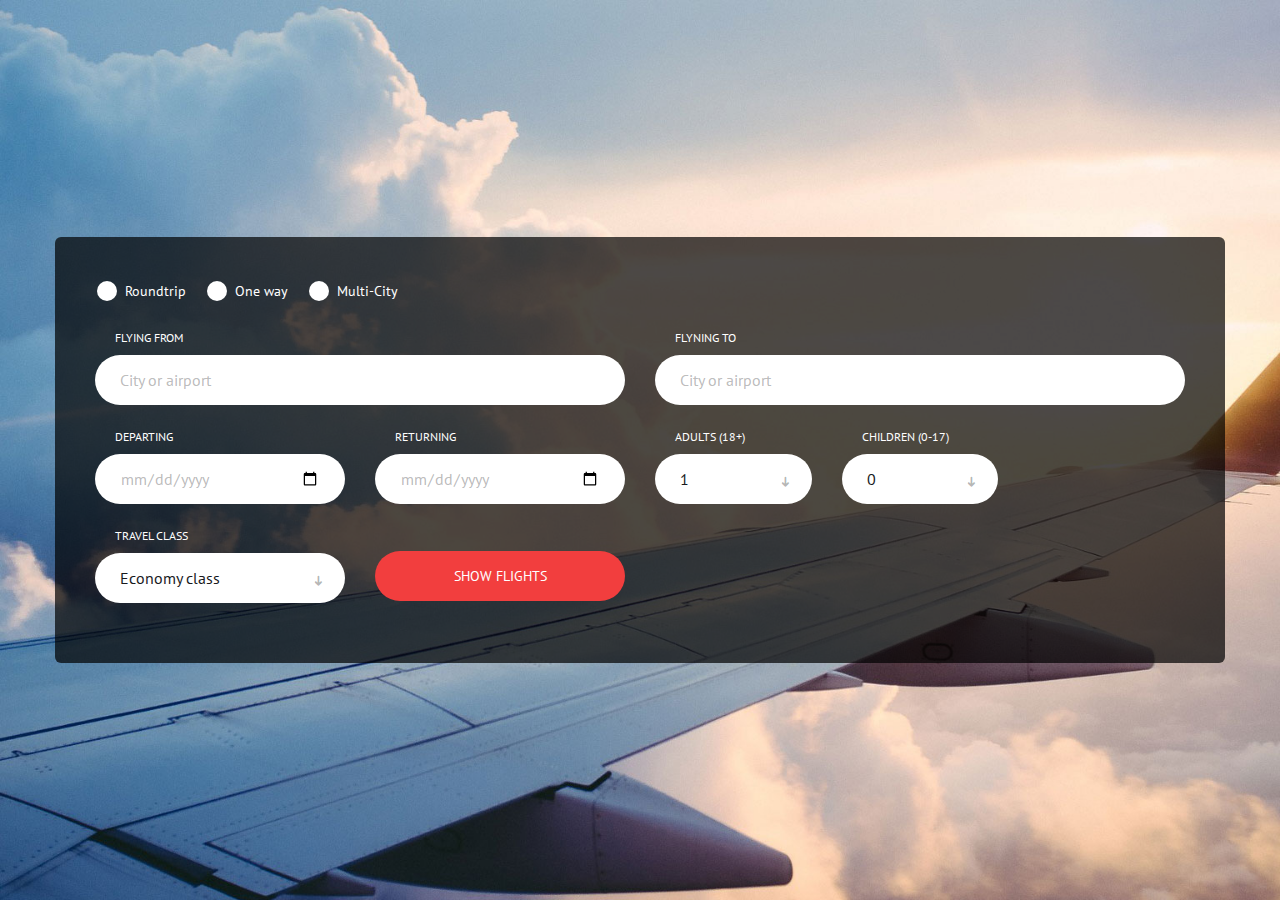
<file: Airplane Management/src/main/webapp/Home/booking/index.html>
<!DOCTYPE html>
<html lang="en">

<head>
	<meta charset="utf-8">
	<meta http-equiv="X-UA-Compatible" content="IE=edge">
	<meta name="viewport" content="width=device-width, initial-scale=1">
	<!-- The above 3 meta tags *must* come first in the head; any other head content must come *after* these tags -->

	<title>Booking</title>

	<!-- Google font -->
	<link href="https://fonts.googleapis.com/css?family=PT+Sans:400" rel="stylesheet">

	<!-- Bootstrap -->
	<link type="text/css" rel="stylesheet" href="css/bootstrap.min.css" />

	<!-- Custom stlylesheet -->
	<link type="text/css" rel="stylesheet" href="css/style.css" />

	<!-- HTML5 shim and Respond.js for IE8 support of HTML5 elements and media queries -->
	<!-- WARNING: Respond.js doesn't work if you view the page via file:// -->
	<!--[if lt IE 9]>
		  <script src="https://oss.maxcdn.com/html5shiv/3.7.3/html5shiv.min.js"></script>
		  <script src="https://oss.maxcdn.com/respond/1.4.2/respond.min.js"></script>
		<![endif]-->

</head>

<body>
	<div id="booking" class="section">
		<div class="section-center">
			<div class="container">
				<div class="row">
					<div class="booking-form">
						<form>
							<div class="form-group">
								<div class="form-checkbox">
									<label for="roundtrip">
										<input type="radio" id="roundtrip" name="flight-type">
										<span></span>Roundtrip
									</label>
									<label for="one-way">
										<input type="radio" id="one-way" name="flight-type">
										<span></span>One way
									</label>
									<label for="multi-city">
										<input type="radio" id="multi-city" name="flight-type">
										<span></span>Multi-City
									</label>
								</div>
							</div>
							<div class="row">
								<div class="col-md-6">
									<div class="form-group">
										<span class="form-label">Flying from</span>
										<input class="form-control" type="text" placeholder="City or airport">
									</div>
								</div>
								<div class="col-md-6">
									<div class="form-group">
										<span class="form-label">Flyning to</span>
										<td>
										<input class="form-control" type="text" placeholder="City or airport">
									</div>
								</div>
							</div>
							<div class="row">
								<div class="col-md-3">
									<div class="form-group">
										<span class="form-label">Departing</span>
										<input class="form-control" type="date" required>
									</div>
								</div>
								<div class="col-md-3">
									<div class="form-group">
										<span class="form-label">Returning</span>
										<input class="form-control" type="date" required>
									</div>
								</div>
								<div class="col-md-2">
									<div class="form-group">
										<span class="form-label">Adults (18+)</span>
										<select class="form-control">
											<option>1</option>
											<option>2</option>
											<option>3</option>
										</select>
										<span class="select-arrow"></span>
									</div>
								</div>
								<div class="col-md-2">
									<div class="form-group">
										<span class="form-label">Children (0-17)</span>
										<select class="form-control">
											<option>0</option>
											<option>1</option>
											<option>2</option>
										</select>
										<span class="select-arrow"></span>
									</div>
								</div>
							</div>
							<div class="row">
								<div class="col-md-3">
									<div class="form-group">
										<span class="form-label">Travel class</span>
										<select class="form-control">
											<option>Economy class</option>
											<option>Business class</option>
											<option>First class</option>
										</select>
										<span class="select-arrow"></span>
									</div>
								</div>
								<div class="col-md-3">
									<div class="form-btn">
										<button class="submit-btn">Show flights</button>
									</div>
								</div>
							</div>
						</form>
					</div>
				</div>
			</div>
		</div>
	</div>
</body><!-- This templates was made by Colorlib (https://colorlib.com) -->

</html>
</file>
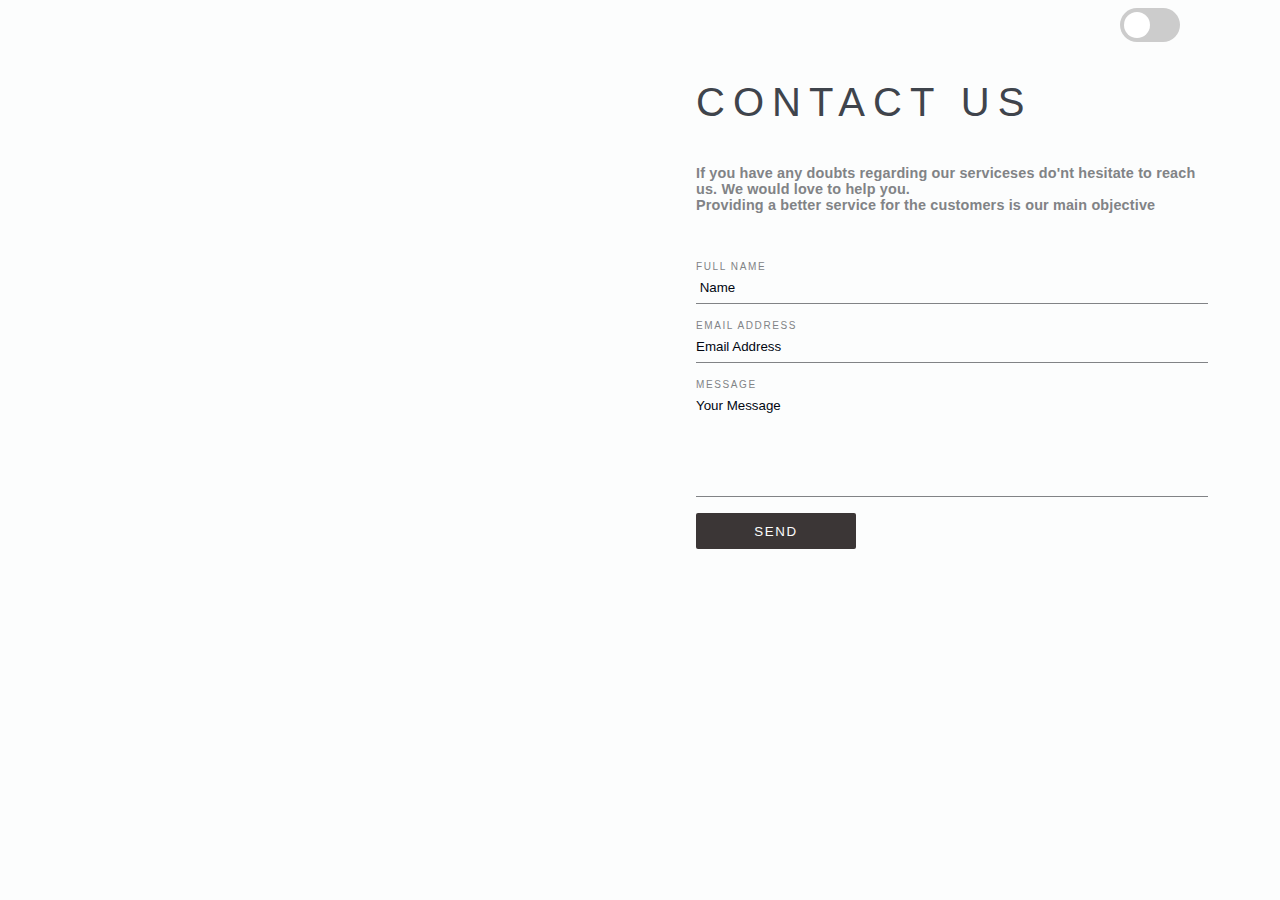
<file: Contact Us/Contact Us.html>
<html>
    <head>
        <meta name="viewport" content="width=device-width, initial-scale=1">
        <!--Adjust the screen accorsing to the screen size -->

        <title>Contact Us</title>

        <link rel="stylesheet" type="text/css" href="style.css">
        <!--link external acc file-->
    
        <script src="javascript">
        </script>
        
    </head>
<body> 
    
<div class="contact-container">
    <div class="left-col">
     
    </div>
    <div class="right-col">
      <div class="theme-switch-wrapper">
      <label class="theme-switch" for="checkbox">
          <input type="checkbox" id="checkbox" />
          <div class="slider round"></div>
    </label>
    
  </div>
      
      <h1><b>Contact us</b></h1>
      <br>
      <br>
      <p><b>If you have any doubts regarding our serviceses do'nt hesitate to reach us. We would love to help you.
       <br> Providing a better service for the customers is our main objective</b> </p>
</p>
      
      <form id="contact-form" method="post">
        <label for="name">Full name</label>
    <input type="text" id="name" name="name" placeholder=" Name" required>
        <label for="email">Email Address</label>
    <input type="email" id="email" name="email" placeholder="Email Address" required>
        <label for="message">Message</label>
    <textarea rows="6" placeholder="Your Message" id="message" name="message" required></textarea>
        <!--<a href="javascript:void(0)">--><button type="submit" id="submit" name="submit">Send</button><!--</a>-->
    
  </form>
  <div id="error"></div>
  <div id="success-msg"></div>
    </div>
  </div>



</body>
  </html>
</file>
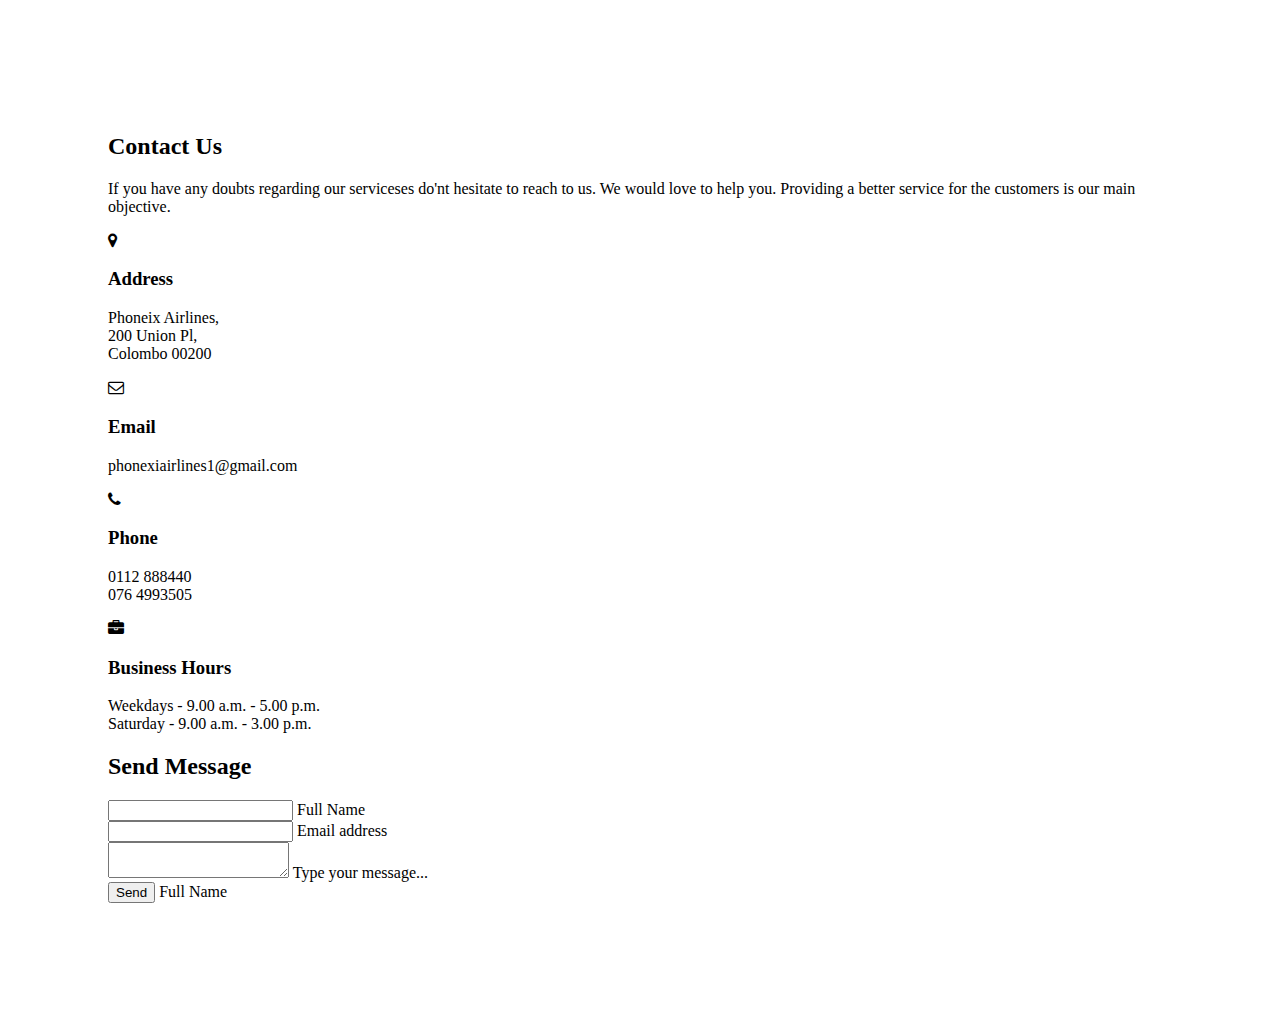
<file: Airplane Management/src/main/webapp/Home/Contact Us/Contact Us.html>
<!DOCTYPE html>
<html>
<head>
    <meta name="viewport" content="width=device-width, initial-scale=1"> 
    <!--Adjust the screen accorsing to the screen size
    -->
    <title>Contact Us</title>

    <link href="https://stackpath.bootstrapcdn.com/font-awesome/4.7.0/css/font-awesome.min.css" rel="stylesheet" integrity="sha384-wvfXpqpZZVQGK6TAh5PVlGOfQNHSoD2xbE+QkPxCAFlNEevoEH3Sl0sibVcOQVnN" crossorigin="anonymous">


    <link rel="stylesheet" type="text/css" href="style.css">
    <!--link external acc file-->

    </head>

    <body>

        <section class="contact">
        <div class="content">
        <h2>Contact Us</h2> <!--title of the page-->
        <p> If you have any doubts regarding our serviceses do'nt hesitate to reach to us. We would love to help you.
        Providing a better service for the customers is our main objective.</p>


        <div class="container">

            <div class="contactInfo">
            <div class="box">
            <div class="icon"><i class="fa fa-map-marker" aria-hidden="true"></i>
</div>
            <div class="text">
            <h3>Address</h3>
            <p>Phoneix Airlines, <br> 200 Union Pl,<br> Colombo 00200 </p>
            <!--address of the company-->
            </div>
            </div>


            <div class="box">
            <div class="icon"><i class="fa fa-envelope-o" aria-hidden="true"></i>
            </div>
            <div class="text">
            <h3>Email</h3>
            <p>phonexiairlines1@gmail.com</p>
            <!--email of the company-->

        </div>
    </div>


     <div class="box">
     <div class="icon"><i class="fa fa-phone" aria-hidden="true"></i>
     </div>
     <div class="text">
     <h3>Phone</h3>
     <p>0112 888440 <br> 076 4993505</p>
     <!--contact numbers of the company-->
     </div>
     </div>


    <div class="box">
    <div class="icon"><i class="fa fa-briefcase" aria-hidden="true"></i>
    </div>
    <div class="text">
    <h3>Business Hours </h3>
    <p>Weekdays - 9.00 a.m. - 5.00 p.m. </br> Saturday - 9.00 a.m. - 3.00 p.m.</p>
    <!--working hours -->
    
            </div>
            </div>
        </div>
        <div class-"contact form">
            <form> 
            <h2> Send Message </h2>
            <div class="inputBox">
            <input type="text"  name=""  required="required">
            <span> Full Name </span>
            </div>
            
            <div class="inputBox">
            <input type="text"  name=""  required="required">
            <span>Email address </span>
            </div>
              
            <div class="inputBox">
            <textarea required="required"> </textarea>
            <span> Type your message... </span>
            </div>
            
            <div class="inputBox">
            <input type="submit"  name=""  value="Send">
            <span> Full Name </span>
            </div>
            </div>


            
            
            </section>
        </section>


        </body>

        </html>
</file>
<file: AdminDashboard/css/style.css>
/********** Template CSS **********/
:root {
    --primary: #8ecdab;
    --secondary: #9aa5c2;
    --light: #6C7293;
    --dark: #FFF;
}

.back-to-top {
    position: fixed;
    display: none;
    right: 45px;
    bottom: 45px;
    z-index: 99;
}


/*** Spinner ***/
#spinner {
    opacity: 0;
    visibility: hidden;
    transition: opacity .5s ease-out, visibility 0s linear .5s;
    z-index: 99999;
}

#spinner.show {
    transition: opacity .5s ease-out, visibility 0s linear 0s;
    visibility: visible;
    opacity: 1;
}


/*** Button ***/
.btn {
    transition: .5s;
}

.btn-square {
    width: 38px;
    height: 38px;
}

.btn-sm-square {
    width: 32px;
    height: 32px;
}

.btn-lg-square {
    width: 48px;
    height: 48px;
}

.btn-square,
.btn-sm-square,
.btn-lg-square {
    padding: 0;
    display: inline-flex;
    align-items: center;
    justify-content: center;
    font-weight: normal;
    border-radius: 50px;
}


/*** Layout ***/
.sidebar {
    position: fixed;
    top: 0;
    left: 0;
    bottom: 0;
    width: 250px;
    height: 100vh;
    overflow-y: auto;
    background: var(--secondary);
    transition: 0.5s;
    z-index: 999;
}

.content {
    margin-left: 250px;
    min-height: 100vh;
    background: var(--dark);
    transition: 0.5s;
}

@media (min-width: 992px) {
    .sidebar {
        margin-left: 0;
    }

    .sidebar.open {
        margin-left: -250px;
    }

    .content {
        width: calc(100% - 250px);
    }

    .content.open {
        width: 100%;
        margin-left: 0;
    }
}

@media (max-width: 991.98px) {
    .sidebar {
        margin-left: -250px;
    }

    .sidebar.open {
        margin-left: 0;
    }

    .content {
        width: 100%;
        margin-left: 0;
    }
}


/*** Navbar ***/
.sidebar .navbar .navbar-nav .nav-link {
    padding: 7px 20px;
    color: var(--light);
    font-weight: 500;
    border-left: 3px solid var(--secondary);
    border-radius: 0 30px 30px 0;
    outline: none;
}

.sidebar .navbar .navbar-nav .nav-link:hover,
.sidebar .navbar .navbar-nav .nav-link.active {
    color: var(--primary);
    background: var(--dark);
    border-color: var(--primary);
}

.sidebar .navbar .navbar-nav .nav-link i {
    width: 40px;
    height: 40px;
    display: inline-flex;
    align-items: center;
    justify-content: center;
    background: var(--dark);
    border-radius: 40px;
}

.sidebar .navbar .navbar-nav .nav-link:hover i,
.sidebar .navbar .navbar-nav .nav-link.active i {
    background: var(--secondary);
}

.sidebar .navbar .dropdown-toggle::after {
    position: absolute;
    top: 15px;
    right: 15px;
    border: none;
    content: "\f107";
    font-family: "Font Awesome 5 Free";
    font-weight: 900;
    transition: .5s;
}

.sidebar .navbar .dropdown-toggle[aria-expanded=true]::after {
    transform: rotate(-180deg);
}

.sidebar .navbar .dropdown-item {
    padding-left: 25px;
    border-radius: 0 30px 30px 0;
    color: var(--light);
}

.sidebar .navbar .dropdown-item:hover,
.sidebar .navbar .dropdown-item.active {
    background: var(--dark);
}

.content .navbar .navbar-nav .nav-link {
    margin-left: 25px;
    padding: 12px 0;
    color: var(--light);
    outline: none;
}

.content .navbar .navbar-nav .nav-link:hover,
.content .navbar .navbar-nav .nav-link.active {
    color: var(--primary);
}

.content .navbar .sidebar-toggler,
.content .navbar .navbar-nav .nav-link i {
    width: 40px;
    height: 40px;
    display: inline-flex;
    align-items: center;
    justify-content: center;
    background: var(--dark);
    border-radius: 40px;
}

.content .navbar .dropdown-item {
    color: var(--light);
}

.content .navbar .dropdown-item:hover,
.content .navbar .dropdown-item.active {
    background: var(--dark);
}

.content .navbar .dropdown-toggle::after {
    margin-left: 6px;
    vertical-align: middle;
    border: none;
    content: "\f107";
    font-family: "Font Awesome 5 Free";
    font-weight: 900;
    transition: .5s;
}

.content .navbar .dropdown-toggle[aria-expanded=true]::after {
    transform: rotate(-180deg);
}

@media (max-width: 575.98px) {
    .content .navbar .navbar-nav .nav-link {
        margin-left: 15px;
    }
}


/*** Date Picker ***/
.bootstrap-datetimepicker-widget.bottom {
    top: auto !important;
}

.bootstrap-datetimepicker-widget .table * {
    border-bottom-width: 0px;
}

.bootstrap-datetimepicker-widget .table th {
    font-weight: 500;
}

.bootstrap-datetimepicker-widget.dropdown-menu {
    padding: 10px;
    border-radius: 2px;
}

.bootstrap-datetimepicker-widget table td.active,
.bootstrap-datetimepicker-widget table td.active:hover {
    background: var(--primary);
}

.bootstrap-datetimepicker-widget table td.today::before {
    border-bottom-color: var(--primary);
}


/*** Testimonial ***/
.progress .progress-bar {
    width: 0px;
    transition: 2s;
}


/*** Testimonial ***/
.testimonial-carousel .owl-dots {
    margin-top: 24px;
    display: flex;
    align-items: flex-end;
    justify-content: center;
}

.testimonial-carousel .owl-dot {
    position: relative;
    display: inline-block;
    margin: 0 5px;
    width: 15px;
    height: 15px;
    border: 5px solid var(--primary);
    border-radius: 15px;
    transition: .5s;
}

.testimonial-carousel .owl-dot.active {
    background: var(--dark);
    border-color: var(--primary);
}
</file>
<file: booking/css/style.css>
.section {
	position: relative;
	height: 100vh;
}

.section .section-center {
	position: absolute;
	top: 50%;
	left: 0;
	right: 0;
	-webkit-transform: translateY(-50%);
	transform: translateY(-50%);
}

#booking {
	font-family: 'PT Sans', sans-serif;
	background-image: url('../img/background.jpg');
	background-size: cover;
	background-position: center;
}

.booking-form {
	background: rgba(0, 0, 0, 0.7);
	padding: 40px;
	border-radius: 6px;
}

.booking-form .form-group {
	position: relative;
	margin-bottom: 20px;
}

.booking-form .form-control {
	background-color: #fff;
	height: 50px;
	color: #191a1e;
	border: none;
	font-size: 16px;
	font-weight: 400;
	-webkit-box-shadow: none;
	box-shadow: none;
	border-radius: 40px;
	padding: 0px 25px;
}

.booking-form .form-control::-webkit-input-placeholder {
	color: rgba(82, 82, 84, 0.4);
}

.booking-form .form-control:-ms-input-placeholder {
	color: rgba(82, 82, 84, 0.4);
}

.booking-form .form-control::placeholder {
	color: rgba(82, 82, 84, 0.4);
}

.booking-form input[type="date"].form-control:invalid {
	color: rgba(82, 82, 84, 0.4);
}

.booking-form select.form-control {
	-webkit-appearance: none;
	-moz-appearance: none;
	appearance: none;
}

.booking-form select.form-control+.select-arrow {
	position: absolute;
	right: 10px;
	bottom: 6px;
	width: 32px;
	line-height: 32px;
	height: 32px;
	text-align: center;
	pointer-events: none;
	color: rgba(0, 0, 0, 0.3);
	font-size: 14px;
}

.booking-form select.form-control+.select-arrow:after {
	content: '\279C';
	display: block;
	-webkit-transform: rotate(90deg);
	transform: rotate(90deg);
}

.booking-form .form-label {
	display: block;
	margin-left: 20px;
	margin-bottom: 5px;
	font-weight: 400;
	text-transform: uppercase;
	line-height: 24px;
	height: 24px;
	font-size: 12px;
	color: #fff;
}

.booking-form .form-checkbox input {
	position: absolute !important;
	margin-left: -9999px !important;
	visibility: hidden !important;
}

.booking-form .form-checkbox label {
	position: relative;
	padding-top: 4px;
	padding-left: 30px;
	font-weight: 400;
	color: #fff;
}

.booking-form .form-checkbox label+label {
	margin-left: 15px;
}

.booking-form .form-checkbox input+span {
	position: absolute;
	left: 2px;
	top: 4px;
	width: 20px;
	height: 20px;
	background: #fff;
	border-radius: 50%;
}

.booking-form .form-checkbox input+span:after {
	content: '';
	position: absolute;
	top: 50%;
	left: 50%;
	width: 0px;
	height: 0px;
	border-radius: 50%;
	background-color: #f23e3e;
	-webkit-transition: 0.2s all;
	transition: 0.2s all;
	-webkit-transform: translate(-50%, -50%);
	transform: translate(-50%, -50%);
}

.booking-form .form-checkbox input:not(:checked)+span:after {
	opacity: 0;
}

.booking-form .form-checkbox input:checked+span:after {
	opacity: 1;
	width: 10px;
	height: 10px;
}

.booking-form .form-btn {
	margin-top: 27px;
}

.booking-form .submit-btn {
	color: #fff;
	background-color: #f23e3e;
	font-weight: 400;
	height: 50px;
	font-size: 14px;
	border: none;
	width: 100%;
	border-radius: 40px;
	text-transform: uppercase;
	-webkit-transition: 0.2s all;
	transition: 0.2s all;
}

.booking-form .submit-btn:hover,
.booking-form .submit-btn:focus {
	opacity: 0.9;
}
</file>
<file: Airplane Management/src/main/webapp/Home/booking/css/style.css>
.section {
	position: relative;
	height: 100vh;
}

.section .section-center {
	position: absolute;
	top: 50%;
	left: 0;
	right: 0;
	-webkit-transform: translateY(-50%);
	transform: translateY(-50%);
}

#booking {
	font-family: 'PT Sans', sans-serif;
	background-image: url('../img/background.jpg');
	background-size: cover;
	background-position: center;
}

.booking-form {
	background: rgba(0, 0, 0, 0.7);
	padding: 40px;
	border-radius: 6px;
}

.booking-form .form-group {
	position: relative;
	margin-bottom: 20px;
}

.booking-form .form-control {
	background-color: #fff;
	height: 50px;
	color: #191a1e;
	border: none;
	font-size: 16px;
	font-weight: 400;
	-webkit-box-shadow: none;
	box-shadow: none;
	border-radius: 40px;
	padding: 0px 25px;
}

.booking-form .form-control::-webkit-input-placeholder {
	color: rgba(82, 82, 84, 0.4);
}

.booking-form .form-control:-ms-input-placeholder {
	color: rgba(82, 82, 84, 0.4);
}

.booking-form .form-control::placeholder {
	color: rgba(82, 82, 84, 0.4);
}

.booking-form input[type="date"].form-control:invalid {
	color: rgba(82, 82, 84, 0.4);
}

.booking-form select.form-control {
	-webkit-appearance: none;
	-moz-appearance: none;
	appearance: none;
}

.booking-form select.form-control+.select-arrow {
	position: absolute;
	right: 10px;
	bottom: 6px;
	width: 32px;
	line-height: 32px;
	height: 32px;
	text-align: center;
	pointer-events: none;
	color: rgba(0, 0, 0, 0.3);
	font-size: 14px;
}

.booking-form select.form-control+.select-arrow:after {
	content: '\279C';
	display: block;
	-webkit-transform: rotate(90deg);
	transform: rotate(90deg);
}

.booking-form .form-label {
	display: block;
	margin-left: 20px;
	margin-bottom: 5px;
	font-weight: 400;
	text-transform: uppercase;
	line-height: 24px;
	height: 24px;
	font-size: 12px;
	color: #fff;
}

.booking-form .form-checkbox input {
	position: absolute !important;
	margin-left: -9999px !important;
	visibility: hidden !important;
}

.booking-form .form-checkbox label {
	position: relative;
	padding-top: 4px;
	padding-left: 30px;
	font-weight: 400;
	color: #fff;
}

.booking-form .form-checkbox label+label {
	margin-left: 15px;
}

.booking-form .form-checkbox input+span {
	position: absolute;
	left: 2px;
	top: 4px;
	width: 20px;
	height: 20px;
	background: #fff;
	border-radius: 50%;
}

.booking-form .form-checkbox input+span:after {
	content: '';
	position: absolute;
	top: 50%;
	left: 50%;
	width: 0px;
	height: 0px;
	border-radius: 50%;
	background-color: #f23e3e;
	-webkit-transition: 0.2s all;
	transition: 0.2s all;
	-webkit-transform: translate(-50%, -50%);
	transform: translate(-50%, -50%);
}

.booking-form .form-checkbox input:not(:checked)+span:after {
	opacity: 0;
}

.booking-form .form-checkbox input:checked+span:after {
	opacity: 1;
	width: 10px;
	height: 10px;
}

.booking-form .form-btn {
	margin-top: 27px;
}

.booking-form .submit-btn {
	color: #fff;
	background-color: #f23e3e;
	font-weight: 400;
	height: 50px;
	font-size: 14px;
	border: none;
	width: 100%;
	border-radius: 40px;
	text-transform: uppercase;
	-webkit-transition: 0.2s all;
	transition: 0.2s all;
}

.booking-form .submit-btn:hover,
.booking-form .submit-btn:focus {
	opacity: 0.9;
}
</file>
<file: Contact Us/style.css>
:root {
   --primary-color: #010712;
   --secondary-color: #818386;
   --bg-color: #FCFDFD;
   --button-color: #3B3636;
   --h1-color: #3F444C;
 }
 
  {
   --primary-color: #FCFDFD;
   --secondary-color: #818386;
   --bg-color: #010712;
   --button-color: #818386;
   --h1-color: #FCFDFD;
 }
 
 * {
   margin: 0;
   box-sizing: border-box;
   transition: all 0.3s ease-in-out;
 }
 
 .contact-container {
   display: flex;
   width: 100vw;
   height: 100vh;
   background: var(--bg-color);
 }
 
 .left-col {
   width: 50vw;
   height: 100%;
   background-image: url("https://www.traveloffpath.com/wp-content/uploads/2022/02/Plane-in-sky.jpg");
 


   background-size: cover;
   background-repeat: no-repeat;
 }
 
 .logo {
   width: 10rem;
   padding: 1.5rem;
 }
 
 .right-col {
   background: var(--bg-color);
   width: 50vw;
   height: 100vh;
   padding: 5rem 3.5rem;
 }
 
 h1, label, button, .description {
   font-family: 'Jost', sans-serif;
   font-weight: 400;
   letter-spacing: 0.1rem;
 }
 
 h1 {
   color:var(--h1-color);
   text-transform: uppercase;
   font-size: 2.5rem;
   letter-spacing: 0.5rem;
   font-weight: 300;
 }
 
 p {
   color: var(--secondary-color);
   font-size: 0.9rem;
   letter-spacing: 0.01rem;
   width: 40vw;
   margin: 0.25rem 0;
 }
 
 label, .description {
   color: var(--secondary-color);
   text-transform: uppercase;
   font-size: 0.625rem;
 }
 
 form {
   width: 31.25rem;
   position: relative;
   margin-top: 2rem;
   padding: 1rem 0;
 }
 
 input, textarea, label {
   width: 40vw;
   display: block;
 }
 
 p, placeholder, input, textarea {
   font-family: 'Helvetica Neue', sans-serif;
 }
 
 input::placeholder, textarea::placeholder {
   color: var(--primary-color);
 }
 
 input, textarea {
   color: var(--primary-color);
   font-weight: 500;
   background: var(--bg-color);
   border: none;
   border-bottom: 1px solid var(--secondary-color);
   padding: 0.5rem 0;
   margin-bottom: 1rem;
   outline: none;
 }
 
 textarea {
   resize: none;
 }
 
 button {
   text-transform: uppercase;
   font-weight: 300;
   background: var(--button-color);
   color: var(--bg-color);
   width: 10rem;
   height: 2.25rem;
   border: none;
   border-radius: 2px;
   outline: none;
   cursor: pointer;
 }
 
 input:hover, textarea:hover, button:hover {
   opacity: 0.5;
 }
 
 button:active {
   opacity: 0.8;
 }
 
 /* Toggle Switch */
 
 .theme-switch-wrapper {
   display: flex;
   align-items: center;
   text-align: center;
   width: 160px;
   position: absolute;
   top: 0.5rem;
   right: 0;
 }
 
 .description {
     margin-left: 1.25rem;
   }
 
 .theme-switch {
   display: inline-block;
   height: 34px;
   position: relative;
   width: 60px;
 }
 
 .theme-switch input {
   display:none;
 }
 
 .slider {
   background-color: #ccc;
   bottom: 0;
   cursor: pointer;
   left: 0;
   position: absolute;
   right: 0;
   top: 0;
   transition: .4s;
 }
 
 .slider:before {
   background-color: #fff;
   bottom: 0.25rem;
   content: "";
   width: 26px;
   height: 26px;
   left: 0.25rem;
   position: absolute;
   transition: .4s;
 }
 
 input:checked + .slider {
   background-color: var(--button-color);
 }
 
 input:checked + .slider:before {
   transform: translateX(26px);
 }
 
 .slider.round {
   border-radius: 34px;
 }
 
 .slider.round:before {
   border-radius: 50%;
 }
 
 #error, #success-msg {
   width: 40vw;
   margin: 0.125rem 0;
   font-size: 0.75rem;
   text-transform: uppercase;
   font-family: 'Jost';
   color: var(--secondary-color);
   }
 }
 
   #success-msg {
   transition-delay: 3s;
   }
 
 @media only screen and (max-width: 950px) {
   .logo {
     width: 8rem;
   }
   h1 {
     font-size: 1.75rem;
   }
   p {
     font-size: 0.7rem;
   }
   input, textarea, button {
     font-size: 0.65rem;
   }
   .description {
     font-size: 0.3rem;
     margin-left: 0.4rem;
   }
   button {
     width: 7rem;
   }
   .theme-switch-wrapper {
     width: 120px;
   }
   .theme-switch {
   height: 28px;
   width: 50px;
 }
 
 .theme-switch input {
   display:none;
 }
 
 .slider:before {
   background-color: #fff;
   bottom: 0.25rem;
   content: "";
   width: 20px;
   height: 20px;
   left: 0.25rem;
   position: absolute;
   transition: .4s;
 }
   input:checked + .slider:before {
   transform: translateX(16px);
 }
 
 .slider.round {
   border-radius: 15px;
 }
 
 .slider.round:before {
   border-radius: 50%;
 }
 
 }
</file>
<file: Airplane Management/src/main/webapp/Home/Contact Us/style.css>
{
        margin; 0;
        padding; 0;
        box-sizing: border-box;
        font-family:'Poppins' , sans-serif;
     }

     .contact
     { 
        position: relative;
        min-height: 100vh;
        padding: 50px 100px;
        display:flex;
        justify-content: center;
        align-items:center ;
        flex-direction: column;
     }
</file>
